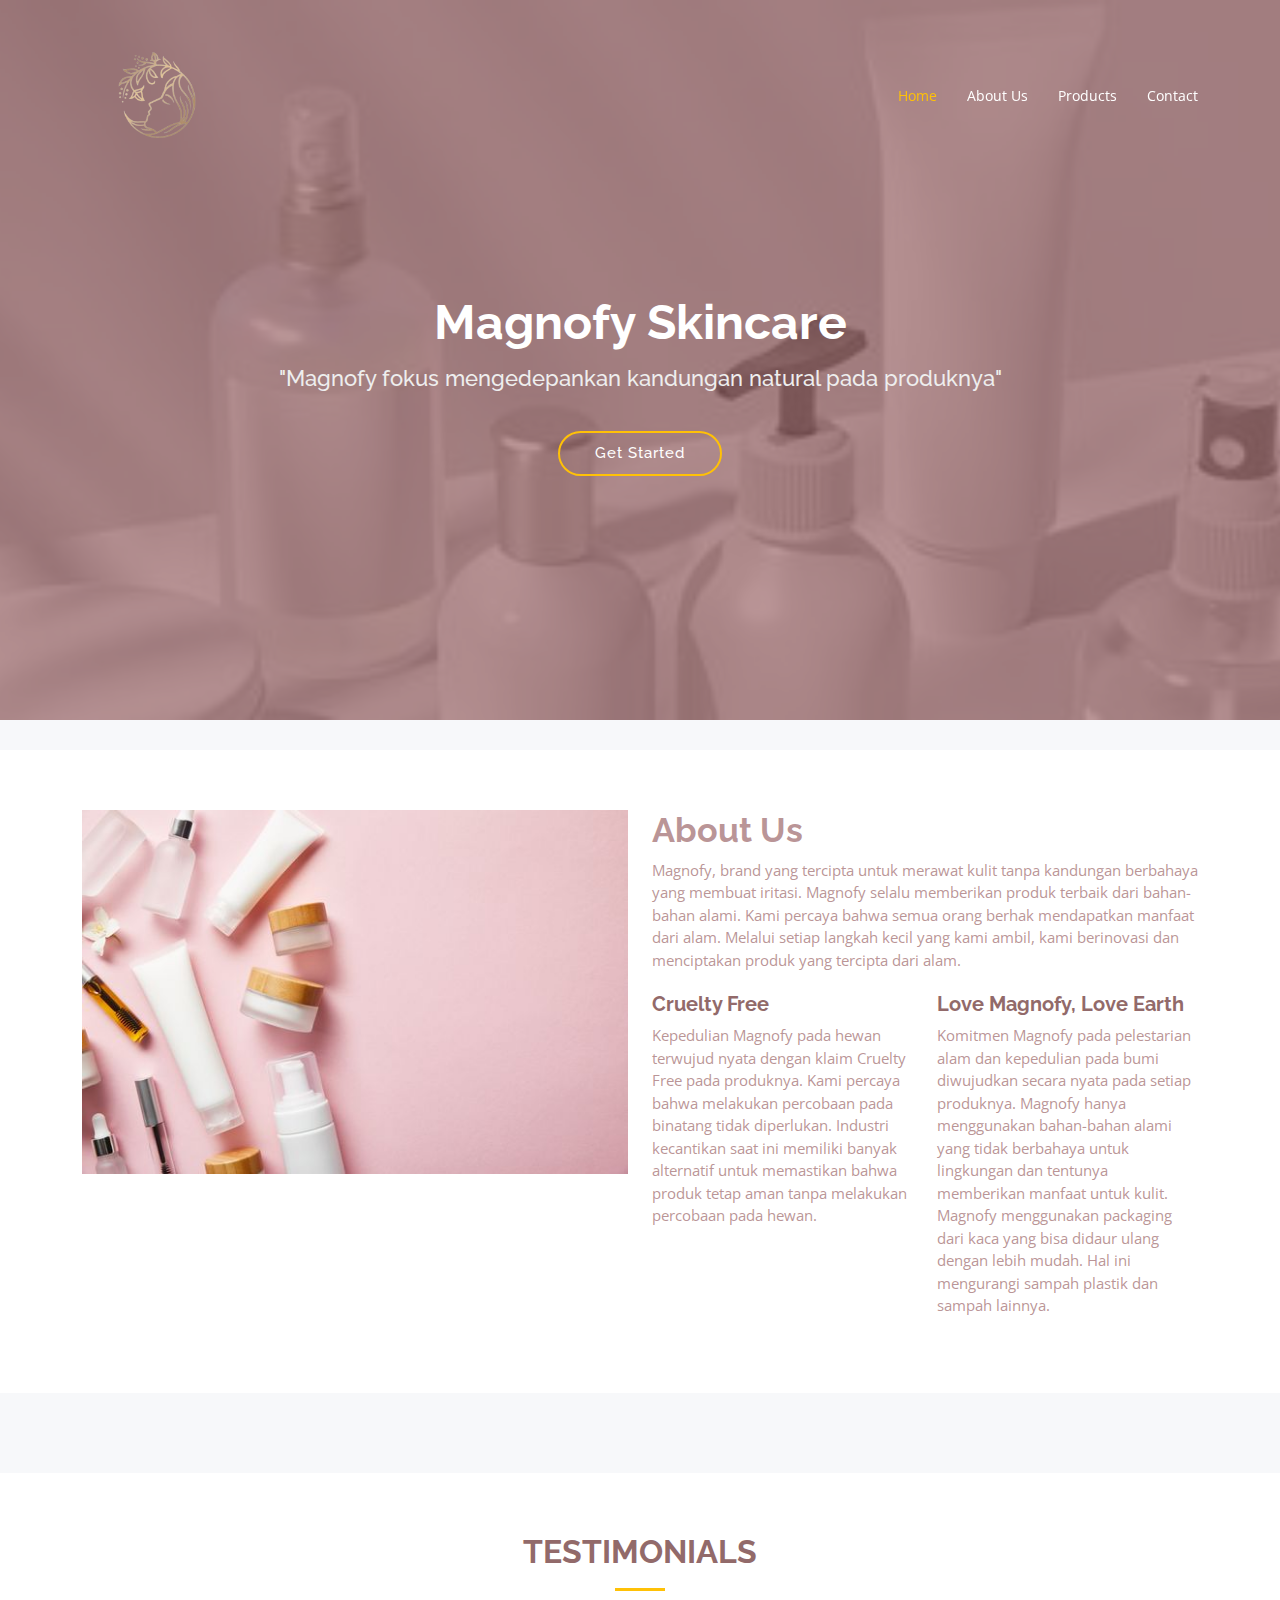
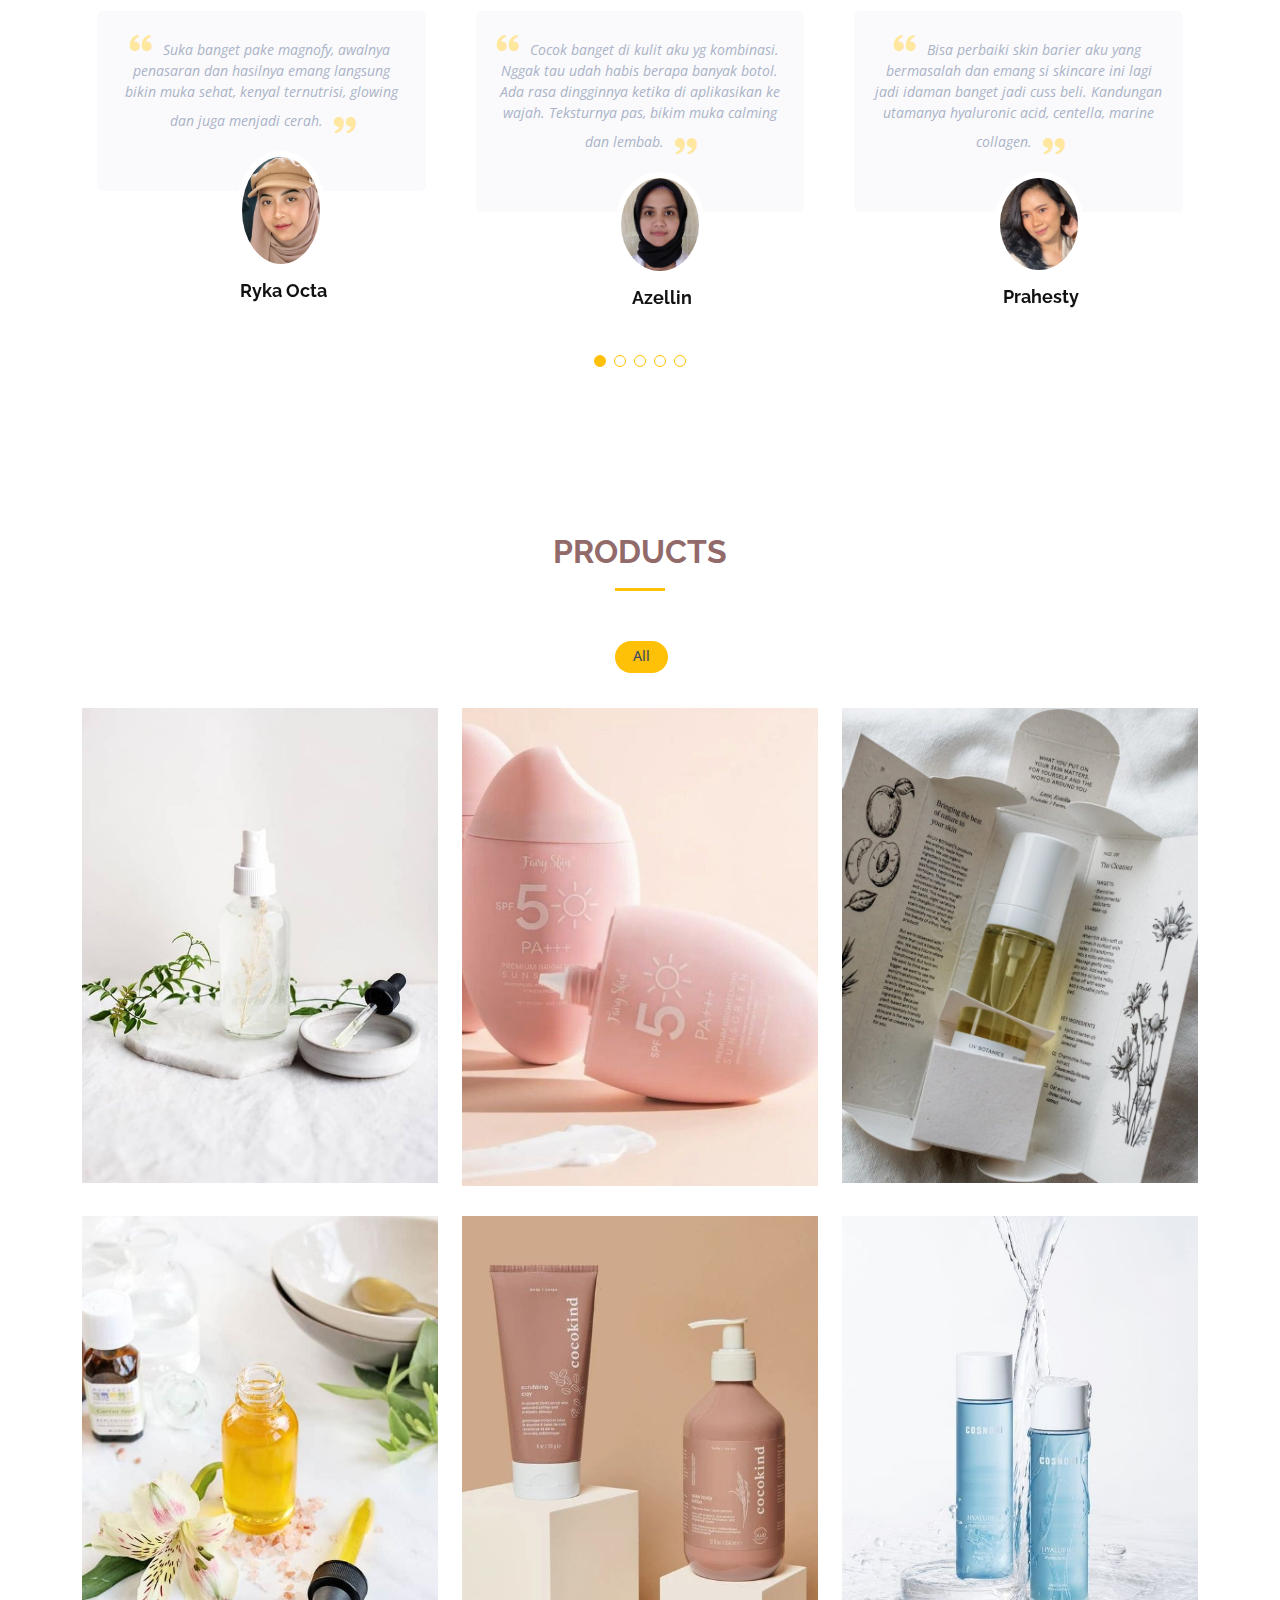
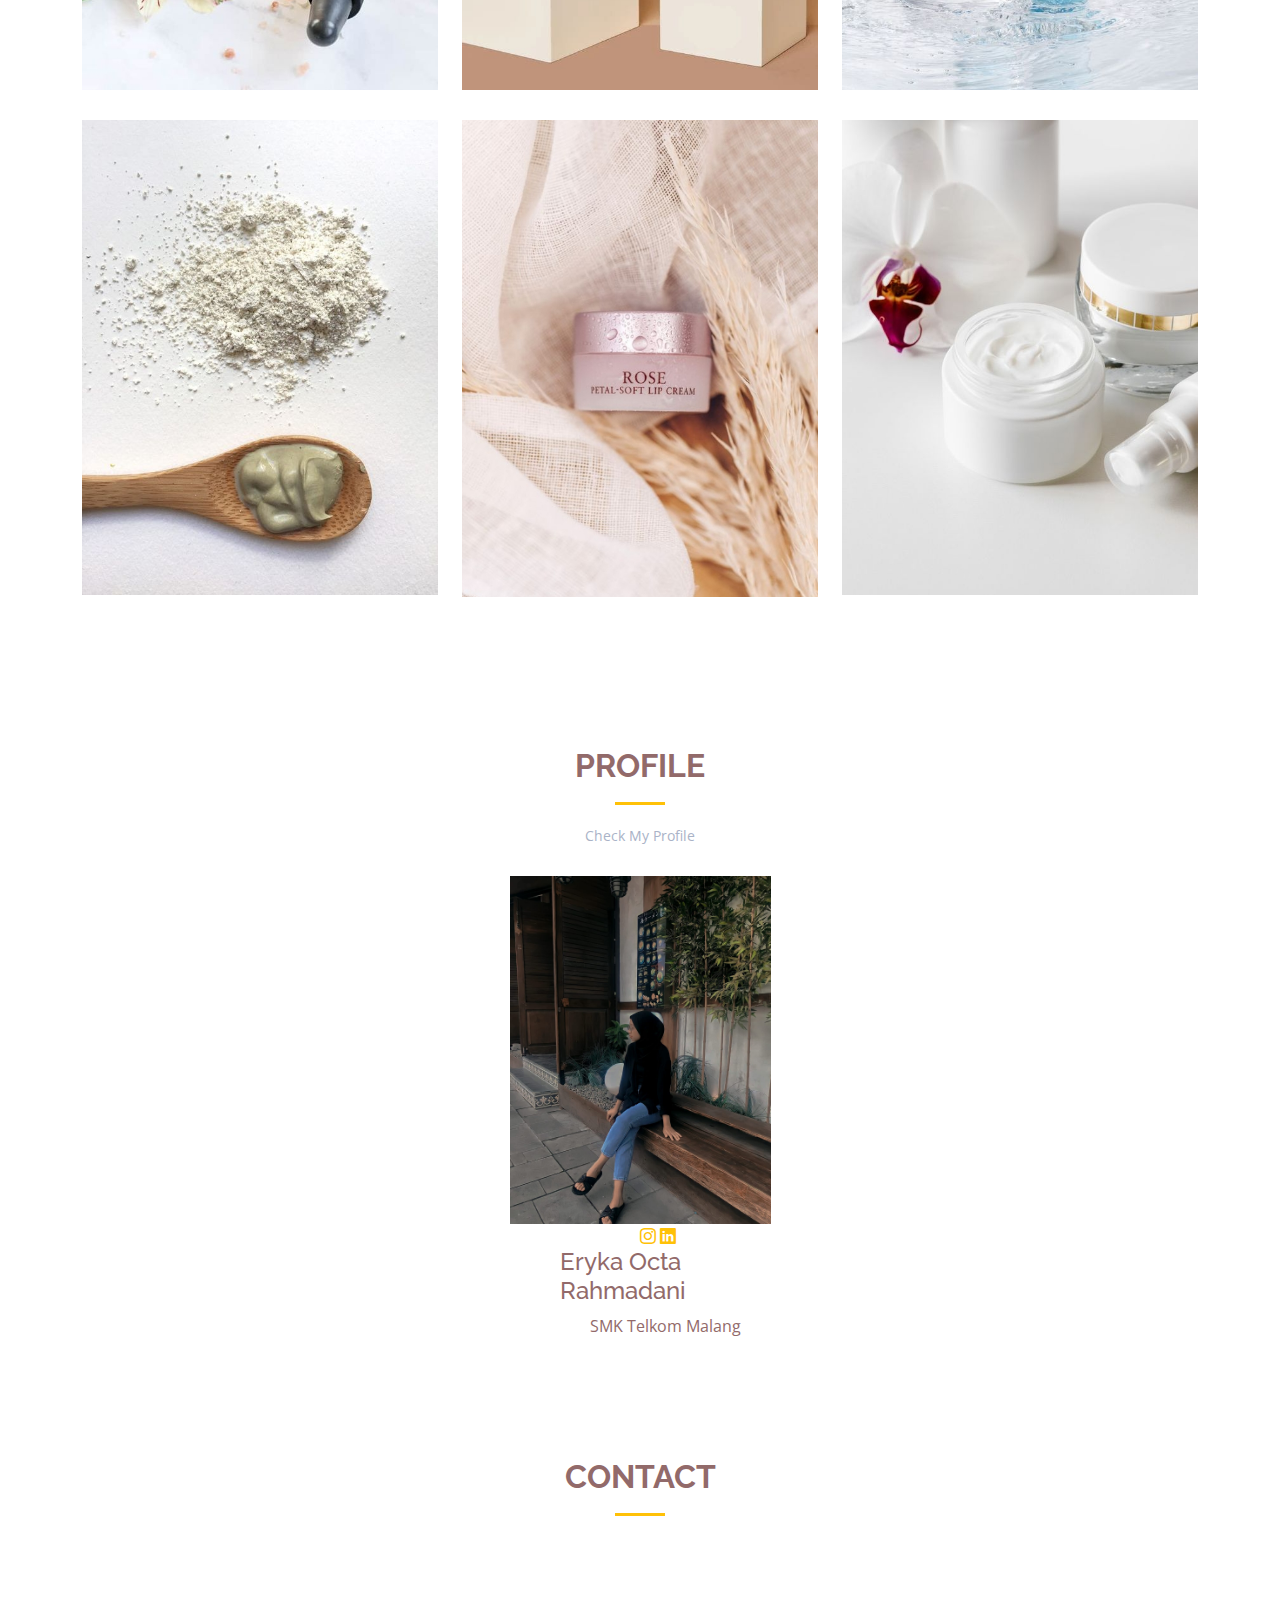
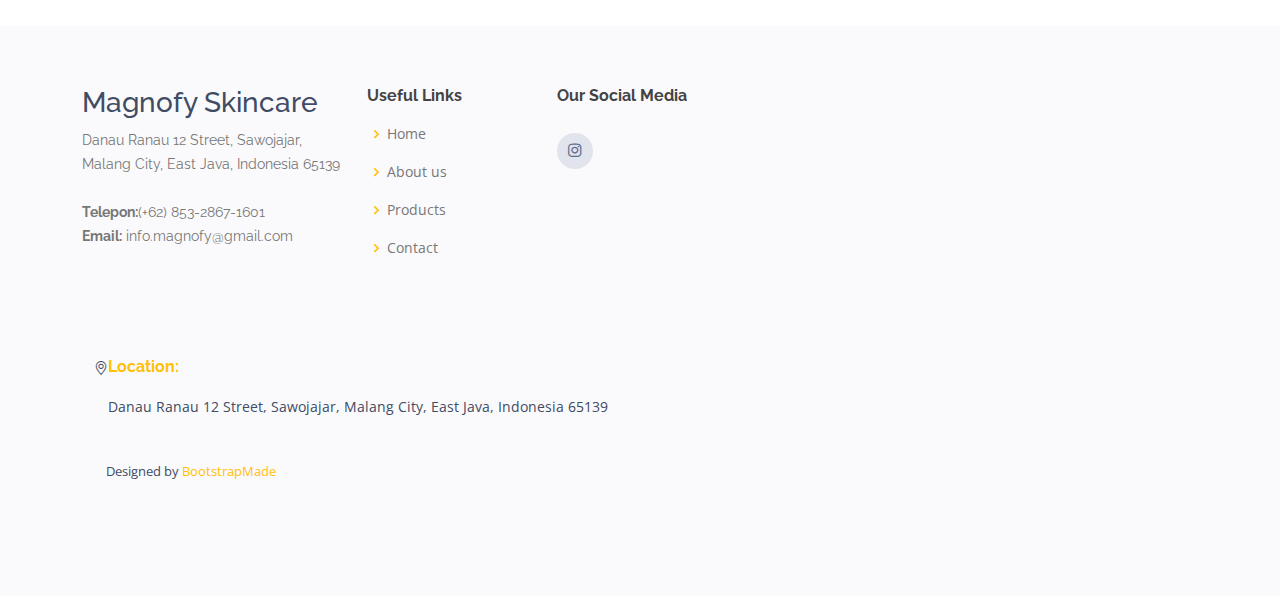
<file: index.html>
<!DOCTYPE html>
<html lang="en">

<head>
  <meta charset="utf-8">
  <meta content="width=device-width, initial-scale=1.0" name="viewport">

  <title>Magnofy</title>
  <meta content="" name="description">
  <meta content="" name="keywords">

  <!-- Favicons -->
  <link href="assets/img/logo.png" rel="icon">
  <link href="assets/img/apple-touch-icon.png" rel="apple-touch-icon">

  <!-- Google Fonts -->
  <link href="https://fonts.googleapis.com/css?family=Open+Sans:300,300i,400,400i,600,600i,700,700i|Raleway:300,300i,400,400i,500,500i,600,600i,700,700i|Poppins:300,300i,400,400i,500,500i,600,600i,700,700i" rel="stylesheet">

  <!-- Vendor CSS Files -->
  <link href="assets/vendor/bootstrap/css/bootstrap.min.css" rel="stylesheet">
  <link href="assets/vendor/bootstrap-icons/bootstrap-icons.css" rel="stylesheet">
  <link href="assets/vendor/boxicons/css/boxicons.min.css" rel="stylesheet">
  <link href="assets/vendor/glightbox/css/glightbox.min.css" rel="stylesheet">
  <link href="assets/vendor/swiper/swiper-bundle.min.css" rel="stylesheet">

  <!-- Template Main CSS File -->
  <link href="assets/css/style.css" rel="stylesheet">

  <!-- =======================================================
  * Template Name: Baker - v4.10.0
  * Template URL: https://bootstrapmade.com/baker-free-onepage-bootstrap-theme/
  * Author: BootstrapMade.com
  * License: https://bootstrapmade.com/license/
  ======================================================== -->
</head>

<body>

  <!-- ======= Header ======= -->
  <header id="header" class="fixed-top header-transparent">
    <div class="container d-flex align-items-center justify-content-between">
    
      <a href="index.html" class="logo d-flex align-items-center me-auto me-lg-0">
        <link href="assets/img/logo.png" rel="icon">
        <link href="assets/img/logo.png" rel="logo-icon">
        <!-- Uncomment the line below if you also wish to use an image logo -->
        <!-- <img src="assets/img/logo.png" alt=""> -->
        <img src="assets/img/logo.png" >
      <h1 class="logo"><a href="index.html"></a></h1>
      <!-- Uncomment below if you prefer to use an image logo -->
      <!-- <a href="index.html" class="logo"><img src="assets/img/logo.png" alt="" class="img-fluid"></a>-->

      <nav id="navbar" class="navbar">
        <ul>
          <li><a class="nav-link scrollto active" href="#hero">Home</a></li>
          <li><a class="nav-link scrollto" href="#about">About Us</a></li>
          <li><a class="nav-link scrollto " href="#portfolio">Products</a></li>
          <li><a class="nav-link scrollto" href="#contact">Contact</a></li>
        </ul>
        <i class="bi bi-list mobile-nav-toggle"></i>
      </nav><!-- .navbar -->

    </div>
  </header><!-- End Header -->

  <!-- ======= Hero Section ======= -->
  <section id="hero" class="d-flex align-items-center justify-content-center">
    <div class="container position-relative">
      <h1>Magnofy Skincare</h1>
      <h2>"Magnofy fokus mengedepankan kandungan natural pada produknya"</h2>
      <a href="#about" class="btn-get-started scrollto">Get Started</a>
    </div>
  </section><!-- End Hero -->

  <main id="main">

    <!-- ======= Clients Section ======= -->
    <section id="clients" class="clients section-bg">
      <div class="container">

       

      </div>
    </section><!-- End Clients Section -->

    <!-- ======= About Section ======= -->
    <section id="about" class="about">
      <div class="container">

        <div class="row">
          <div class="col-lg-6">
            <img src="assets/img/about.jpg" class="img-fluid" alt="">
          </div>
          <div class="col-lg-6 pt-4 pt-lg-0">
            <h3>About Us</h3>
            <p>
              Magnofy, brand yang tercipta untuk merawat kulit tanpa kandungan berbahaya yang membuat iritasi. Magnofy selalu memberikan produk terbaik dari bahan-bahan alami. Kami percaya bahwa semua orang berhak mendapatkan manfaat dari alam. Melalui setiap langkah kecil yang kami ambil, kami berinovasi dan menciptakan produk yang tercipta dari alam.
            </p>
            <div class="row">
              <div class="col-md-6">
               
                <h4>Cruelty Free</h4>
                <p>Kepedulian Magnofy pada hewan terwujud nyata dengan klaim Cruelty Free pada produknya. Kami percaya bahwa melakukan percobaan pada binatang tidak diperlukan. Industri kecantikan saat ini memiliki banyak alternatif untuk memastikan bahwa produk tetap aman tanpa melakukan percobaan pada hewan.</p>
              </div>
              <div class="col-md-6">
                
                <h4>Love Magnofy, Love Earth</h4>
                <p>Komitmen Magnofy pada pelestarian alam dan kepedulian pada bumi diwujudkan secara nyata pada setiap produknya. Magnofy hanya menggunakan bahan-bahan alami yang tidak berbahaya untuk lingkungan dan tentunya memberikan manfaat untuk kulit. Magnofy menggunakan packaging dari kaca yang bisa didaur ulang dengan lebih mudah. Hal ini mengurangi sampah plastik dan sampah lainnya.</p>
              </div>
            </div>
          </div>
        </div>

      </div>
    </section><!-- End About Section -->

    <!-- ======= Counts Section ======= -->
    <section id="counts" class="counts section-bg">
      <div class="container">

        <div class="row counters">

        </div>

      </div>
    </section><!-- End Counts Section -->
 <!-- ======= Testimonials Section ======= -->
 <section id="testimonials" class="testimonials">
  <div class="container">

    <div class="section-title">
      <h2>Testimonials</h2>
      
    <div class="testimonials-slider swiper" data-aos="fade-up" data-aos-delay="100">
      <div class="swiper-wrapper">

        <div class="swiper-slide">
          <div class="testimonial-item">
            <p>
              <i class="bx bxs-quote-alt-left quote-icon-left"></i>
              Suka banget pake magnofy, awalnya penasaran dan hasilnya emang langsung bikin muka sehat, kenyal ternutrisi, glowing dan juga menjadi cerah.
              <i class="bx bxs-quote-alt-right quote-icon-right"></i>
            </p>
            <img src="assets/img/testimonials/testi1.jfif" class="testimonial-img" alt="">
            <h3>Ryka Octa</h3>
             </div>
        </div><!-- End testimonial item -->

        <div class="swiper-slide">
          <div class="testimonial-item">
            <p>
              <i class="bx bxs-quote-alt-left quote-icon-left"></i>
              Cocok banget di kulit aku yg kombinasi. Nggak tau udah habis berapa banyak botol. Ada rasa dingginnya ketika di aplikasikan ke wajah. Teksturnya pas, bikim muka calming dan lembab.
              <i class="bx bxs-quote-alt-right quote-icon-right"></i>
            </p>
            <img src="assets/img/testimonials/testi2.jfif" class="testimonial-img" alt="">
            <h3>Azellin</h3>
          </div>
        </div><!-- End testimonial item -->

        <div class="swiper-slide">
          <div class="testimonial-item">
            <p>
              <i class="bx bxs-quote-alt-left quote-icon-left"></i>
              Bisa perbaiki skin barier aku yang bermasalah dan emang si skincare ini lagi jadi idaman banget jadi cuss beli. Kandungan utamanya hyaluronic acid, centella, marine collagen.
              <i class="bx bxs-quote-alt-right quote-icon-right"></i>
            </p>
            <img src="assets/img/testimonials/testi3.jfif" class="testimonial-img" alt="">
            <h3>Prahesty</h3>
          </div>
        </div><!-- End testimonial item -->

        <div class="swiper-slide">
          <div class="testimonial-item">
            <p>
              <i class="bx bxs-quote-alt-left quote-icon-left"></i>
              Gatau lagi produk ini menurut aku ajaib banget buat kalian yang punya skin type yang lagi rewel, sensitif banget, dan kemerahan, aku sangat rekomen produk ini buat kalian yang mau recovery kulit kalian yang lagi sensitif.
              <i class="bx bxs-quote-alt-right quote-icon-right"></i>
            </p>
            <img src="assets/img/testimonials/testi4.jfif" class="testimonial-img" alt="">
            <h3>Adindesyah</h3>
          </div>
        </div><!-- End testimonial item -->

        <div class="swiper-slide">
          <div class="testimonial-item">
            <p>
              <i class="bx bxs-quote-alt-left quote-icon-left"></i>
              Semua produk magnofy emang keren, packaging nya aman banget dan lucu, formula di dalam skincare nya ngebantu muka aku jadi lebih sehat daripada sebelumnya, keren banget sih magnofy.
              <i class="bx bxs-quote-alt-right quote-icon-right"></i>
            </p>
            <img src="assets/img/testimonials/testi5.jfif" class="testimonial-img" alt="">
            <h3>Sinrany</h3>
          </div>
        </div><!-- End testimonial item -->

      </div>
      <div class="swiper-pagination"></div>
    </div>

  </div>
</section><!-- End Testimonials Section -->
    <!-- ======= Portfolio Section ======= -->
    <section id="portfolio" class="portfolio">
      <div class="container">

        <div class="section-title">
          <h2>Products</h2>
          
        </div>

        <div class="row">
          <div class="col-lg-12 d-flex justify-content-center">
            <ul id="portfolio-flters">
              <li data-filter="*" class="filter-active">All</li>
      
            </ul>
          </div>
        </div>

        <div class="row portfolio-container">

          <div class="col-lg-4 col-md-6 portfolio-item filter-app">
            <img src="assets/img/portfolio/facemish.jfif" class="img-fluid" alt="">
            <div class="portfolio-info">
              <h4>Magnofy Facial Spray</h4>
              <p>Rp35.000</p>
              
              <a href="portfolio-details1.html" data-gallery="portfolioDetailsGallery" data-glightbox="type: external" class="portfolio-details-lightbox details-link" title="Portfolio Details"><i class="bx bx-link"></i></a>
            </div>
          </div>

          <div class="col-lg-4 col-md-6 portfolio-item filter-web">
            <img src="assets/img/portfolio/sunscreen.jfif" class="img-fluid" alt="">
            <div class="portfolio-info">
              <h4>Magnofy Sunscreen SPF 50 PA+++</h4>
              <p>Rp57.000</p>
              
              <a href="portfolio-details2.html" data-gallery="portfolioDetailsGallery" data-glightbox="type: external" class="portfolio-details-lightbox details-link" title="Portfolio Details"><i class="bx bx-link"></i></a>
            </div>
          </div>

          <div class="col-lg-4 col-md-6 portfolio-item filter-app">
            <img src="assets/img/portfolio/toner.jfif" class="img-fluid" alt="">
            <div class="portfolio-info">
              <h4>Magnofy Hydrating Toner</h4>
              <p>Rp46.000</p>
              
              <a href="portfolio-details3.html" data-gallery="portfolioDetailsGallery" data-glightbox="type: external" class="portfolio-details-lightbox details-link" title="Portfolio Details"><i class="bx bx-link"></i></a>
            </div>
          </div>

          <div class="col-lg-4 col-md-6 portfolio-item filter-card">
            <img src="assets/img/portfolio/serum.jfif" class="img-fluid" alt="">
            <div class="portfolio-info">
              <h4>Magnofy Brightening Serum</h4>
              <p>Rp.75.000</p>
              
              <a href="portfolio-details4.html" data-gallery="portfolioDetailsGallery" data-glightbox="type: external" class="portfolio-details-lightbox details-link" title="Portfolio Details"><i class="bx bx-link"></i></a>
            </div>
          </div>

          <div class="col-lg-4 col-md-6 portfolio-item filter-web">
            <img src="assets/img/portfolio/bodyserum.jfif" class="img-fluid" alt="">
            <div class="portfolio-info">
              <h4>Magnofy Body Serum</h4>
              <p>Rp69.000</p>
              
              <a href="portfolio-details5.html" data-gallery="portfolioDetailsGallery" data-glightbox="type: external" class="portfolio-details-lightbox details-link" title="Portfolio Details"><i class="bx bx-link"></i></a>
            </div>
          </div>

          <div class="col-lg-4 col-md-6 portfolio-item filter-app">
            <img src="assets/img/portfolio/facewash.jfif" class="img-fluid" alt="">
            <div class="portfolio-info">
              <h4>Magnofy Facial Wash</h4>
              <p>Rp45.000</p>
              
              <a href="portfolio-details6.html" data-gallery="portfolioDetailsGallery" data-glightbox="type: external" class="portfolio-details-lightbox details-link" title="Portfolio Details"><i class="bx bx-link"></i></a>
            </div>
          </div>

          <div class="col-lg-4 col-md-6 portfolio-item filter-card">
            <img src="assets/img/portfolio/masker.jfif" class="img-fluid" alt="">
            <div class="portfolio-info">
              <h4>Magnofy Green Tea Clay Mask</h4>
              <p>Rp38.000</p>
              
              <a href="portfolio-details7.html" data-gallery="portfolioDetailsGallery" data-glightbox="type: external" class="portfolio-details-lightbox details-link" title="Portfolio Details"><i class="bx bx-link"></i></a>
            </div>
          </div>

          <div class="col-lg-4 col-md-6 portfolio-item filter-card">
            <img src="assets/img/portfolio/lipserum.jfif" class="img-fluid" alt="">
            <div class="portfolio-info">
              <h4>Magnofy Soft Lip Balm</h4>
              <p>Rp42.000</p>
              
              <a href="portfolio-details8.html" data-gallery="portfolioDetailsGallery" data-glightbox="type: external" class="portfolio-details-lightbox details-link" title="Portfolio Details"><i class="bx bx-link"></i></a>
            </div>
          </div>

          <div class="col-lg-4 col-md-6 portfolio-item filter-web">
            <img src="assets/img/portfolio/moist.jfif" class="img-fluid" alt="">
            <div class="portfolio-info">
              <h4>Magnofy Moisturizer Cream</h4>
              <p>Rp78.000</p>
              
              <a href="portfolio-details9.html" data-gallery="portfolioDetailsGallery" data-glightbox="type: external" class="portfolio-details-lightbox details-link" title="Portfolio Details"><i class="bx bx-link"></i></a>
            </div>
          </div>

        </div>

      </div>
    </section><!-- End Portfolio Section -->

    <!--======Profile======-->
  <section id="profile" class="profile">
    <div class="container" data-aos="fade-up">

      <div class="section-title">
      <h2>Profile</h2>
      <p>Check My Profile</p>
      </div>

      <div class="row gy-4 d-flex justify-content-center">

        <div class="col-lg-3 col-md-6 d-flex align-items-stretch">
          <div class="member" data-aos="fade-up" data-aos-delay="100">
            <div class="member-img">
              <img src="assets/img/eryka.jpeg" class="img-fluid" alt="">
              <div class="social" style="margin-left: 130px;">
                <a href="https://instagram.com/rykaoct_?igshid=YmMyMTA2M2Y="><i class="bi bi-instagram"></i></a>
                <a href="https://www.linkedin.com/in/octaeryka-252420261"><i class="bi bi-linkedin"></i></a>
              </div>
            </div>
            <div class="member-info">
            <div style="margin-left: 50px">
              <h4>Eryka Octa Rahmadani</h4>
            </div>
            <div style="margin-left: 80px;">
              <span>SMK Telkom Malang</span>
            </div>
          </div>
        </div>
      </div>  
    </section>


    <!-- ======= Contact Section ======= -->
    <section id="contact" class="contact">
      <div class="container">

        <div class="section-title">
          <h2>Contact</h2>
        </div>

        
    </section><!-- End Contact Section -->

  </main><!-- End #main -->
  
  <!-- ======= Footer ======= -->
  <footer id="footer">

    <div class="footer-top">
      <div class="container">
        <div class="row">

          <div class="col-lg-3 col-md-6 footer-contact">
            <h3>Magnofy Skincare</h3>
            <p>
              Danau Ranau 12 Street, Sawojajar, Malang City, East Java, Indonesia 65139 <br><br>
              <strong>Telepon:</strong>(+62) 853-2867-1601 <br>
              <strong>Email:</strong> info.magnofy@gmail.com<br>
            </p>
          </div>

          <div class="col-lg-2 col-md-6 footer-links">
            <h4>Useful Links</h4>
            <ul>
              <li><i class="bx bx-chevron-right"></i> <a href="#hero">Home</a></li>
              <li><i class="bx bx-chevron-right"></i> <a href="#about">About us</a></li>
              <li><i class="bx bx-chevron-right"></i> <a href="#portfolio">Products</a></li>
              <li><i class="bx bx-chevron-right"></i> <a href="#contact">Contact</a></li>
            </ul>
          </div>
          
          <div class="col-lg-2 col-md-6 footer-links">
            <h4>Our Social Media</h4>
            <div class="social-links mt-3">
              <a href="https://instagram.com/magnofyskin_?igshid=ZDdkNTZiNTM=" class="instagram"><i class="bx bxl-instagram"></i></a>
            </div>
          </div>
          <section id="contact" class="contact">
            <div class="container position-relative" data-aos="fade-up">
      
              <div class="row gy-4 d-flex justify-content-end">
      
                <div class="col-lg-12" data-aos="fade-up" data-aos-delay="100">
      
                  <div class="info-item d-flex">
                    <i class="bi bi-geo-alt flex-shrink-0"></i>
                    <div>
                      <h4><a href="https://goo.gl/maps/CEcU4SD2dpnGFHib9">Location: </a></h4>
                      <p>Danau Ranau 12 Street, Sawojajar, Malang City, East Java, Indonesia 65139 </p>
                    </div>
                  </div>
    <div class="container d-md-flex py-4">

      <div class="me-md-auto text-center text-md-start">
        <div class="credits">
          <!-- All the links in the footer should remain intact. -->
          <!-- You can delete the links only if you purchased the pro version. -->
          <!-- Licensing information: https://bootstrapmade.com/license/ -->
          <!-- Purchase the pro version with working PHP/AJAX contact form: https://bootstrapmade.com/baker-free-onepage-bootstrap-theme/ -->
          Designed by <a href="https://bootstrapmade.com/baker-free-onepage-bootstrap-theme/">BootstrapMade</a>
        </div>
      
    </div>
  </footer><!-- End Footer -->

  <a href="#" class="back-to-top d-flex align-items-center justify-content-center"><i class="bi bi-arrow-up-short"></i></a>

  <!-- Vendor JS Files -->
  <script src="assets/vendor/purecounter/purecounter_vanilla.js"></script>
  <script src="assets/vendor/bootstrap/js/bootstrap.bundle.min.js"></script>
  <script src="assets/vendor/glightbox/js/glightbox.min.js"></script>
  <script src="assets/vendor/isotope-layout/isotope.pkgd.min.js"></script>
  <script src="assets/vendor/swiper/swiper-bundle.min.js"></script>
  <script src="assets/vendor/php-email-form/validate.js"></script>

  <!-- Template Main JS File -->
  <script src="assets/js/main.js"></script>

</body>

</html>
</file>
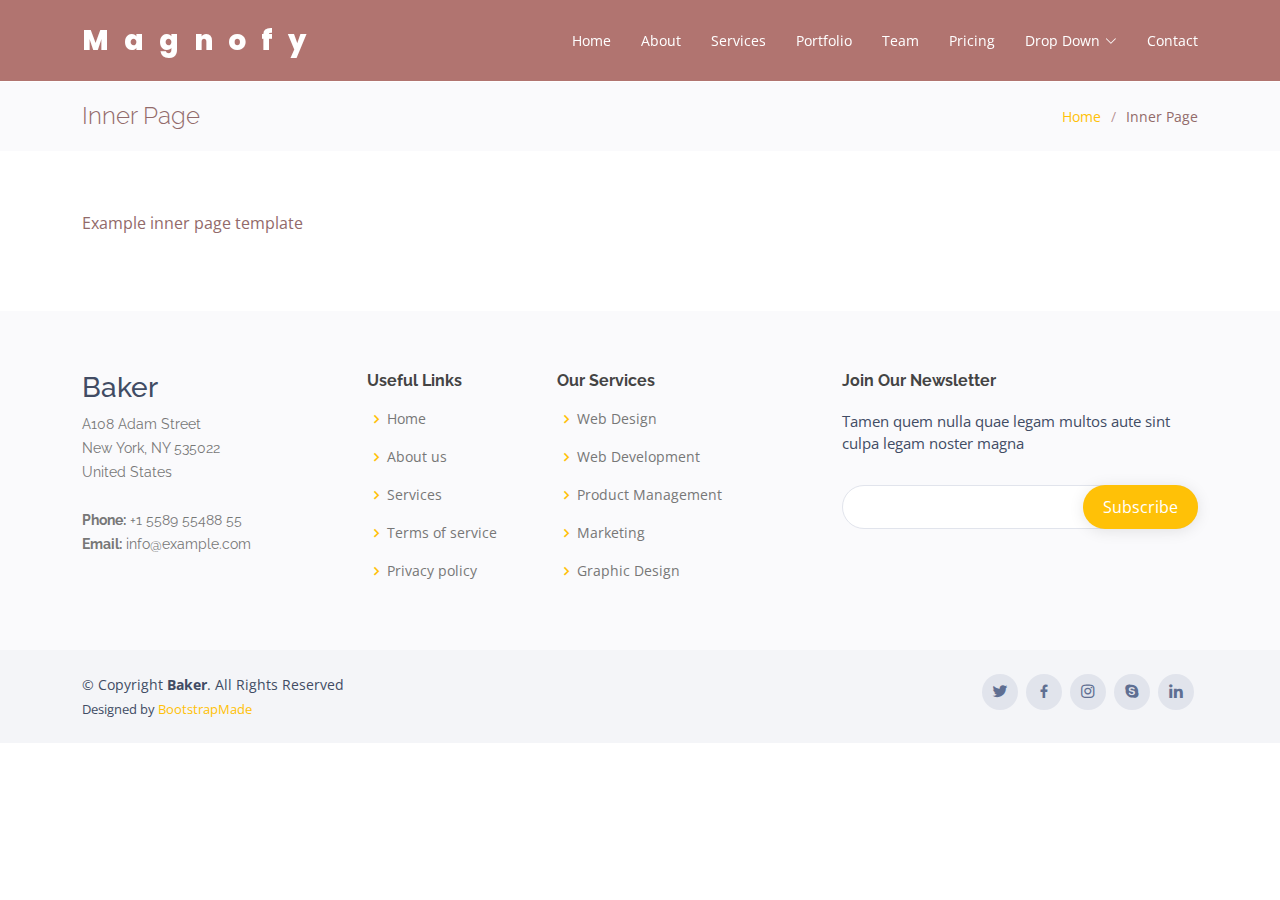
<file: inner-page.html>
<!DOCTYPE html>
<html lang="en">

<head>
  <meta charset="utf-8">
  <meta content="width=device-width, initial-scale=1.0" name="viewport">

  <title>Inner Page - Magnofy</title>
  <meta content="" name="description">
  <meta content="" name="keywords">

  <!-- Favicons -->
  <link href="assets/img/logo.png" rel="logo">
  <link href="assets/img/logo.png" rel="logo">

  <!-- Google Fonts -->
  <link href="https://fonts.googleapis.com/css?family=Open+Sans:300,300i,400,400i,600,600i,700,700i|Raleway:300,300i,400,400i,500,500i,600,600i,700,700i|Poppins:300,300i,400,400i,500,500i,600,600i,700,700i" rel="stylesheet">

  <!-- Vendor CSS Files -->
  <link href="assets/vendor/bootstrap/css/bootstrap.min.css" rel="stylesheet">
  <link href="assets/vendor/bootstrap-icons/bootstrap-icons.css" rel="stylesheet">
  <link href="assets/vendor/boxicons/css/boxicons.min.css" rel="stylesheet">
  <link href="assets/vendor/glightbox/css/glightbox.min.css" rel="stylesheet">
  <link href="assets/vendor/swiper/swiper-bundle.min.css" rel="stylesheet">

  <!-- Template Main CSS File -->
  <link href="assets/css/style.css" rel="stylesheet">

  <!-- =======================================================
  * Template Name: Baker - v4.10.0
  * Template URL: https://bootstrapmade.com/baker-free-onepage-bootstrap-theme/
  * Author: BootstrapMade.com
  * License: https://bootstrapmade.com/license/
  ======================================================== -->
</head>

<body>

  <!-- ======= Header ======= -->
  <header id="header" class="fixed-top ">
    <div class="container d-flex align-items-center justify-content-between">

      <h1 class="logo"><a href="index.html">Magnofy</a></h1>
      <!-- Uncomment below if you prefer to use an image logo -->
      <!-- <a href="index.html" class="logo"><img src="assets/img/logo.png" alt="" class="img-fluid"></a>-->

      <nav id="navbar" class="navbar">
        <ul>
          <li><a class="nav-link scrollto " href="#hero">Home</a></li>
          <li><a class="nav-link scrollto" href="#about">About</a></li>
          <li><a class="nav-link scrollto" href="#services">Services</a></li>
          <li><a class="nav-link scrollto " href="#portfolio">Portfolio</a></li>
          <li><a class="nav-link scrollto" href="#team">Team</a></li>
          <li><a class="nav-link scrollto" href="#pricing">Pricing</a></li>
          <li class="dropdown"><a href="#"><span>Drop Down</span> <i class="bi bi-chevron-down"></i></a>
            <ul>
              <li><a href="#">Drop Down 1</a></li>
              <li class="dropdown"><a href="#"><span>Deep Drop Down</span> <i class="bi bi-chevron-right"></i></a>
                <ul>
                  <li><a href="#">Deep Drop Down 1</a></li>
                  <li><a href="#">Deep Drop Down 2</a></li>
                  <li><a href="#">Deep Drop Down 3</a></li>
                  <li><a href="#">Deep Drop Down 4</a></li>
                  <li><a href="#">Deep Drop Down 5</a></li>
                </ul>
              </li>
              <li><a href="#">Drop Down 2</a></li>
              <li><a href="#">Drop Down 3</a></li>
              <li><a href="#">Drop Down 4</a></li>
            </ul>
          </li>
          <li><a class="nav-link scrollto" href="#contact">Contact</a></li>
        </ul>
        <i class="bi bi-list mobile-nav-toggle"></i>
      </nav><!-- .navbar -->

    </div>
  </header><!-- End Header -->

  <main id="main">

    <!-- ======= Breadcrumbs ======= -->
    <section class="breadcrumbs">
      <div class="container">

        <div class="d-flex justify-content-between align-items-center">
          <h2>Inner Page</h2>
          <ol>
            <li><a href="index.html">Home</a></li>
            <li>Inner Page</li>
          </ol>
        </div>

      </div>
    </section><!-- End Breadcrumbs -->

    <section class="inner-page">
      <div class="container">
        <p>
          Example inner page template
        </p>
      </div>
    </section>

  </main><!-- End #main -->

  <!-- ======= Footer ======= -->
  <footer id="footer">

    <div class="footer-top">
      <div class="container">
        <div class="row">

          <div class="col-lg-3 col-md-6 footer-contact">
            <h3>Baker</h3>
            <p>
              A108 Adam Street <br>
              New York, NY 535022<br>
              United States <br><br>
              <strong>Phone:</strong> +1 5589 55488 55<br>
              <strong>Email:</strong> info@example.com<br>
            </p>
          </div>

          <div class="col-lg-2 col-md-6 footer-links">
            <h4>Useful Links</h4>
            <ul>
              <li><i class="bx bx-chevron-right"></i> <a href="#">Home</a></li>
              <li><i class="bx bx-chevron-right"></i> <a href="#">About us</a></li>
              <li><i class="bx bx-chevron-right"></i> <a href="#">Services</a></li>
              <li><i class="bx bx-chevron-right"></i> <a href="#">Terms of service</a></li>
              <li><i class="bx bx-chevron-right"></i> <a href="#">Privacy policy</a></li>
            </ul>
          </div>

          <div class="col-lg-3 col-md-6 footer-links">
            <h4>Our Services</h4>
            <ul>
              <li><i class="bx bx-chevron-right"></i> <a href="#">Web Design</a></li>
              <li><i class="bx bx-chevron-right"></i> <a href="#">Web Development</a></li>
              <li><i class="bx bx-chevron-right"></i> <a href="#">Product Management</a></li>
              <li><i class="bx bx-chevron-right"></i> <a href="#">Marketing</a></li>
              <li><i class="bx bx-chevron-right"></i> <a href="#">Graphic Design</a></li>
            </ul>
          </div>

          <div class="col-lg-4 col-md-6 footer-newsletter">
            <h4>Join Our Newsletter</h4>
            <p>Tamen quem nulla quae legam multos aute sint culpa legam noster magna</p>
            <form action="" method="post">
              <input type="email" name="email"><input type="submit" value="Subscribe">
            </form>
          </div>

        </div>
      </div>
    </div>

    <div class="container d-md-flex py-4">

      <div class="me-md-auto text-center text-md-start">
        <div class="copyright">
          &copy; Copyright <strong><span>Baker</span></strong>. All Rights Reserved
        </div>
        <div class="credits">
          <!-- All the links in the footer should remain intact. -->
          <!-- You can delete the links only if you purchased the pro version. -->
          <!-- Licensing information: https://bootstrapmade.com/license/ -->
          <!-- Purchase the pro version with working PHP/AJAX contact form: https://bootstrapmade.com/baker-free-onepage-bootstrap-theme/ -->
          Designed by <a href="https://bootstrapmade.com/">BootstrapMade</a>
        </div>
      </div>
      <div class="social-links text-center text-md-right pt-3 pt-md-0">
        <a href="#" class="twitter"><i class="bx bxl-twitter"></i></a>
        <a href="#" class="facebook"><i class="bx bxl-facebook"></i></a>
        <a href="#" class="instagram"><i class="bx bxl-instagram"></i></a>
        <a href="#" class="google-plus"><i class="bx bxl-skype"></i></a>
        <a href="#" class="linkedin"><i class="bx bxl-linkedin"></i></a>
      </div>
    </div>
  </footer><!-- End Footer -->

  <a href="#" class="back-to-top d-flex align-items-center justify-content-center"><i class="bi bi-arrow-up-short"></i></a>

  <!-- Vendor JS Files -->
  <script src="assets/vendor/purecounter/purecounter_vanilla.js"></script>
  <script src="assets/vendor/bootstrap/js/bootstrap.bundle.min.js"></script>
  <script src="assets/vendor/glightbox/js/glightbox.min.js"></script>
  <script src="assets/vendor/isotope-layout/isotope.pkgd.min.js"></script>
  <script src="assets/vendor/swiper/swiper-bundle.min.js"></script>
  <script src="assets/vendor/php-email-form/validate.js"></script>

  <!-- Template Main JS File -->
  <script src="assets/js/main.js"></script>

</body>

</html>
</file>
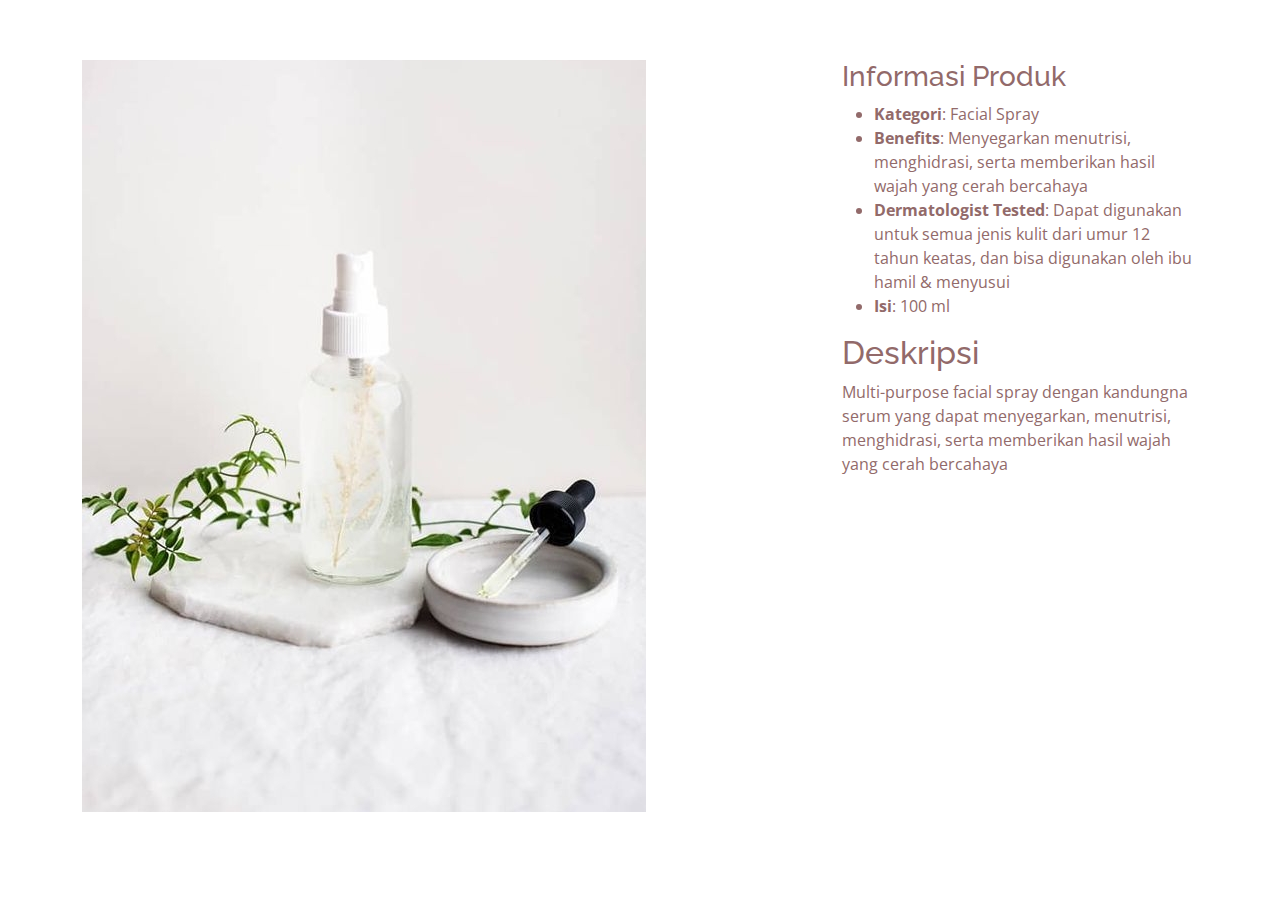
<file: portfolio-details1.html>
<!DOCTYPE html>
<html lang="en">

<head>
  <meta charset="utf-8">
  <meta content="width=device-width, initial-scale=1.0" name="viewport">

  <title>Portfolio Details - Baker Bootstrap Template</title>
  <meta content="" name="description">
  <meta content="" name="keywords">

  <!-- Favicons -->
  <link href="assets/img/logo.png" rel="icon">
  <link href="assets/img/logo.png" rel="apple-touch-icon">

  <!-- Google Fonts -->
  <link href="https://fonts.googleapis.com/css?family=Open+Sans:300,300i,400,400i,600,600i,700,700i|Raleway:300,300i,400,400i,500,500i,600,600i,700,700i|Poppins:300,300i,400,400i,500,500i,600,600i,700,700i" rel="stylesheet">

  <!-- Vendor CSS Files -->
  <link href="assets/vendor/bootstrap/css/bootstrap.min.css" rel="stylesheet">
  <link href="assets/vendor/bootstrap-icons/bootstrap-icons.css" rel="stylesheet">
  <link href="assets/vendor/boxicons/css/boxicons.min.css" rel="stylesheet">
  <link href="assets/vendor/glightbox/css/glightbox.min.css" rel="stylesheet">
  <link href="assets/vendor/swiper/swiper-bundle.min.css" rel="stylesheet">

  <!-- Template Main CSS File -->
  <link href="assets/css/style.css" rel="stylesheet">

  <!-- =======================================================
  * Template Name: Baker - v4.10.0
  * Template URL: https://bootstrapmade.com/baker-free-onepage-bootstrap-theme/
  * Author: BootstrapMade.com
  * License: https://bootstrapmade.com/license/
  ======================================================== -->
</head>

<body>

  <main id="main">

    <!-- ======= Portfolio Details Section ======= -->
    <section id="portfolio-details1" class="portfolio-details1">
      <div class="container">

        <div class="row gy-4">

          <div class="col-lg-8">
              <div class="swiper-wrapper align-items-center">

                <div class="swiper-slide">
                  <img src="assets/img/portfolio/facemish.jfif" alt="">
                </div>
              <div class="swiper-pagination"></div>
            </div>
          </div>

          <div class="col-lg-4">
            <div class="portfolio-info">
              <h3>Informasi Produk</h3>
              <ul>
                <li><strong>Kategori</strong>: Facial Spray</li>
                <li><strong>Benefits</strong>: Menyegarkan menutrisi, menghidrasi, serta memberikan hasil wajah yang cerah bercahaya</li>
                <li><strong>Dermatologist Tested</strong>: Dapat digunakan untuk semua jenis kulit dari umur 12 tahun keatas, dan bisa digunakan oleh ibu hamil & menyusui</li>
                <li><strong>Isi</strong>: 100 ml</li>
              </ul>
            </div>
            <div class="portfolio-description">
              <h2>Deskripsi</h2>
              <p>
                Multi-purpose facial spray dengan kandungna serum yang dapat menyegarkan, menutrisi, menghidrasi, serta memberikan hasil wajah yang cerah bercahaya</p>
            </div>
          </div>

        </div>

      </div>
    </section><!-- End Portfolio Details Section -->

  </main><!-- End #main -->

  <a href="#" class="back-to-top d-flex align-items-center justify-content-center"><i class="bi bi-arrow-up-short"></i></a>

  <!-- Vendor JS Files -->
  <script src="assets/vendor/purecounter/purecounter_vanilla.js"></script>
  <script src="assets/vendor/bootstrap/js/bootstrap.bundle.min.js"></script>
  <script src="assets/vendor/glightbox/js/glightbox.min.js"></script>
  <script src="assets/vendor/isotope-layout/isotope.pkgd.min.js"></script>
  <script src="assets/vendor/swiper/swiper-bundle.min.js"></script>
  <script src="assets/vendor/php-email-form/validate.js"></script>

  <!-- Template Main JS File -->
  <script src="assets/js/main.js"></script>

</body>

</html>
</file>
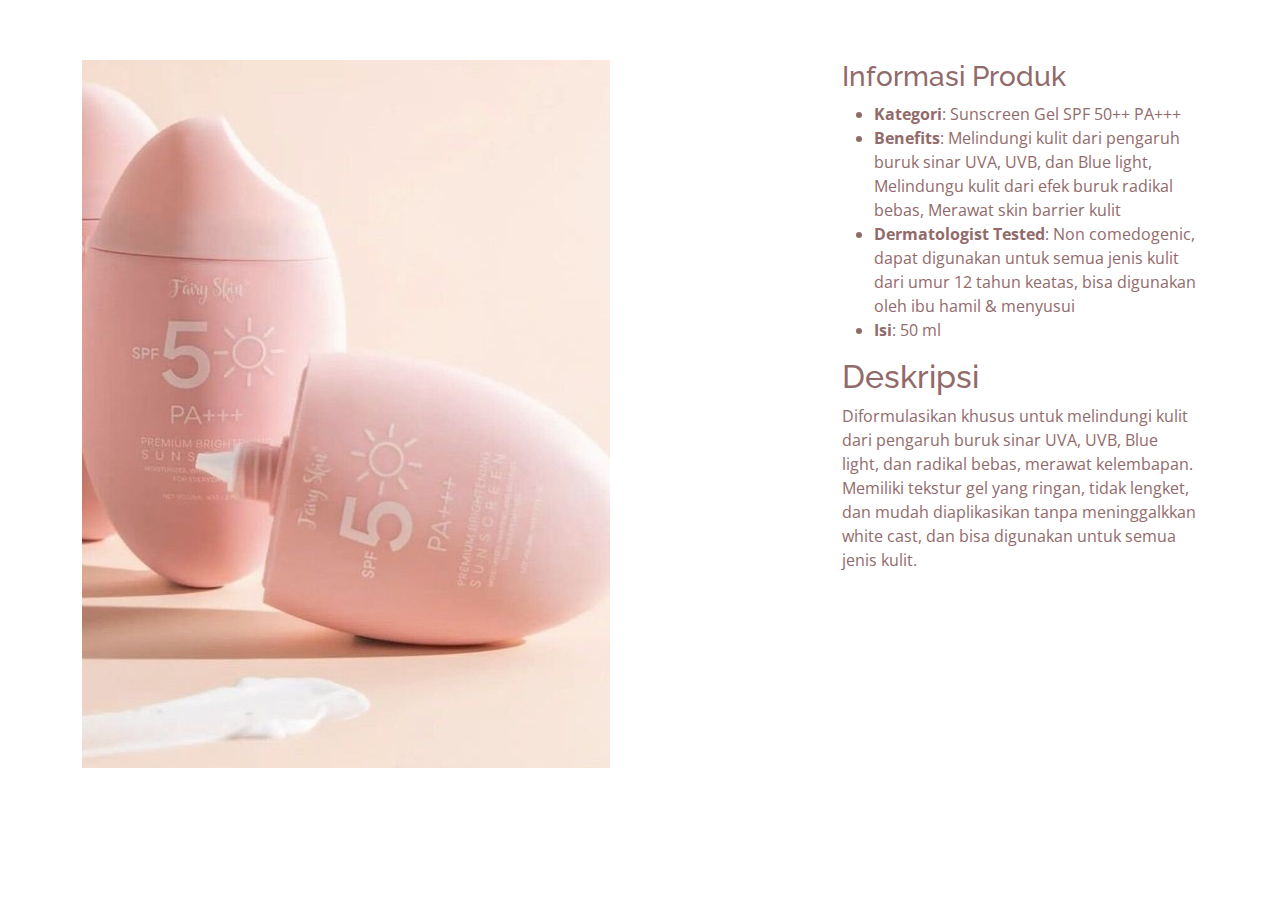
<file: portfolio-details2.html>
<!DOCTYPE html>
<html lang="en">

<head>
  <meta charset="utf-8">
  <meta content="width=device-width, initial-scale=1.0" name="viewport">

  <title>Portfolio Details - Baker Bootstrap Template</title>
  <meta content="" name="description">
  <meta content="" name="keywords">

  <!-- Favicons -->
  <link href="assets/img/logo.png" rel="icon">
  <link href="assets/img/logo.png" rel="apple-touch-icon">

  <!-- Google Fonts -->
  <link href="https://fonts.googleapis.com/css?family=Open+Sans:300,300i,400,400i,600,600i,700,700i|Raleway:300,300i,400,400i,500,500i,600,600i,700,700i|Poppins:300,300i,400,400i,500,500i,600,600i,700,700i" rel="stylesheet">

  <!-- Vendor CSS Files -->
  <link href="assets/vendor/bootstrap/css/bootstrap.min.css" rel="stylesheet">
  <link href="assets/vendor/bootstrap-icons/bootstrap-icons.css" rel="stylesheet">
  <link href="assets/vendor/boxicons/css/boxicons.min.css" rel="stylesheet">
  <link href="assets/vendor/glightbox/css/glightbox.min.css" rel="stylesheet">
  <link href="assets/vendor/swiper/swiper-bundle.min.css" rel="stylesheet">

  <!-- Template Main CSS File -->
  <link href="assets/css/style.css" rel="stylesheet">

  <!-- =======================================================
  * Template Name: Baker - v4.10.0
  * Template URL: https://bootstrapmade.com/baker-free-onepage-bootstrap-theme/
  * Author: BootstrapMade.com
  * License: https://bootstrapmade.com/license/
  ======================================================== -->
</head>

<body>

  <main id="main">

    <!-- ======= Portfolio Details Section ======= -->
    <section id="portfolio-details2" class="portfolio-details2">
      <div class="container">

        <div class="row gy-4">

          <div class="col-lg-8">
              <div class="swiper-wrapper align-items-center">

                <div class="swiper-slide">
                  <img src="assets/img/portfolio/sunscreen.jfif" alt="">
                </div>
              <div class="swiper-pagination"></div>
            </div>
          </div>

          <div class="col-lg-4">
            <div class="portfolio-info">
              <h3>Informasi Produk</h3>
              <ul>
                <li><strong>Kategori</strong>: Sunscreen Gel SPF 50++ PA+++</li>
                <li><strong>Benefits</strong>: Melindungi kulit dari pengaruh buruk sinar UVA, UVB, dan Blue light, Melindungu kulit dari efek buruk radikal bebas, Merawat skin barrier kulit</li>
                <li><strong>Dermatologist Tested</strong>: Non comedogenic, dapat digunakan untuk semua jenis kulit dari umur 12 tahun keatas, bisa digunakan oleh ibu hamil & menyusui</li>
                <li><strong>Isi</strong>: 50 ml</li>
              </ul>
            </div>
            <div class="portfolio-description">
              <h2>Deskripsi</h2>
              <p>
                Diformulasikan khusus untuk melindungi kulit dari pengaruh buruk sinar UVA, UVB, Blue light, dan radikal bebas, merawat kelembapan. Memiliki tekstur gel yang ringan, tidak lengket, dan mudah diaplikasikan tanpa meninggalkkan white cast, dan bisa digunakan untuk semua jenis kulit.</p>
            </div>
          </div>

        </div>

      </div>
    </section><!-- End Portfolio Details Section -->

  </main><!-- End #main -->

  <a href="#" class="back-to-top d-flex align-items-center justify-content-center"><i class="bi bi-arrow-up-short"></i></a>

  <!-- Vendor JS Files -->
  <script src="assets/vendor/purecounter/purecounter_vanilla.js"></script>
  <script src="assets/vendor/bootstrap/js/bootstrap.bundle.min.js"></script>
  <script src="assets/vendor/glightbox/js/glightbox.min.js"></script>
  <script src="assets/vendor/isotope-layout/isotope.pkgd.min.js"></script>
  <script src="assets/vendor/swiper/swiper-bundle.min.js"></script>
  <script src="assets/vendor/php-email-form/validate.js"></script>

  <!-- Template Main JS File -->
  <script src="assets/js/main.js"></script>

</body>

</html>
</file>
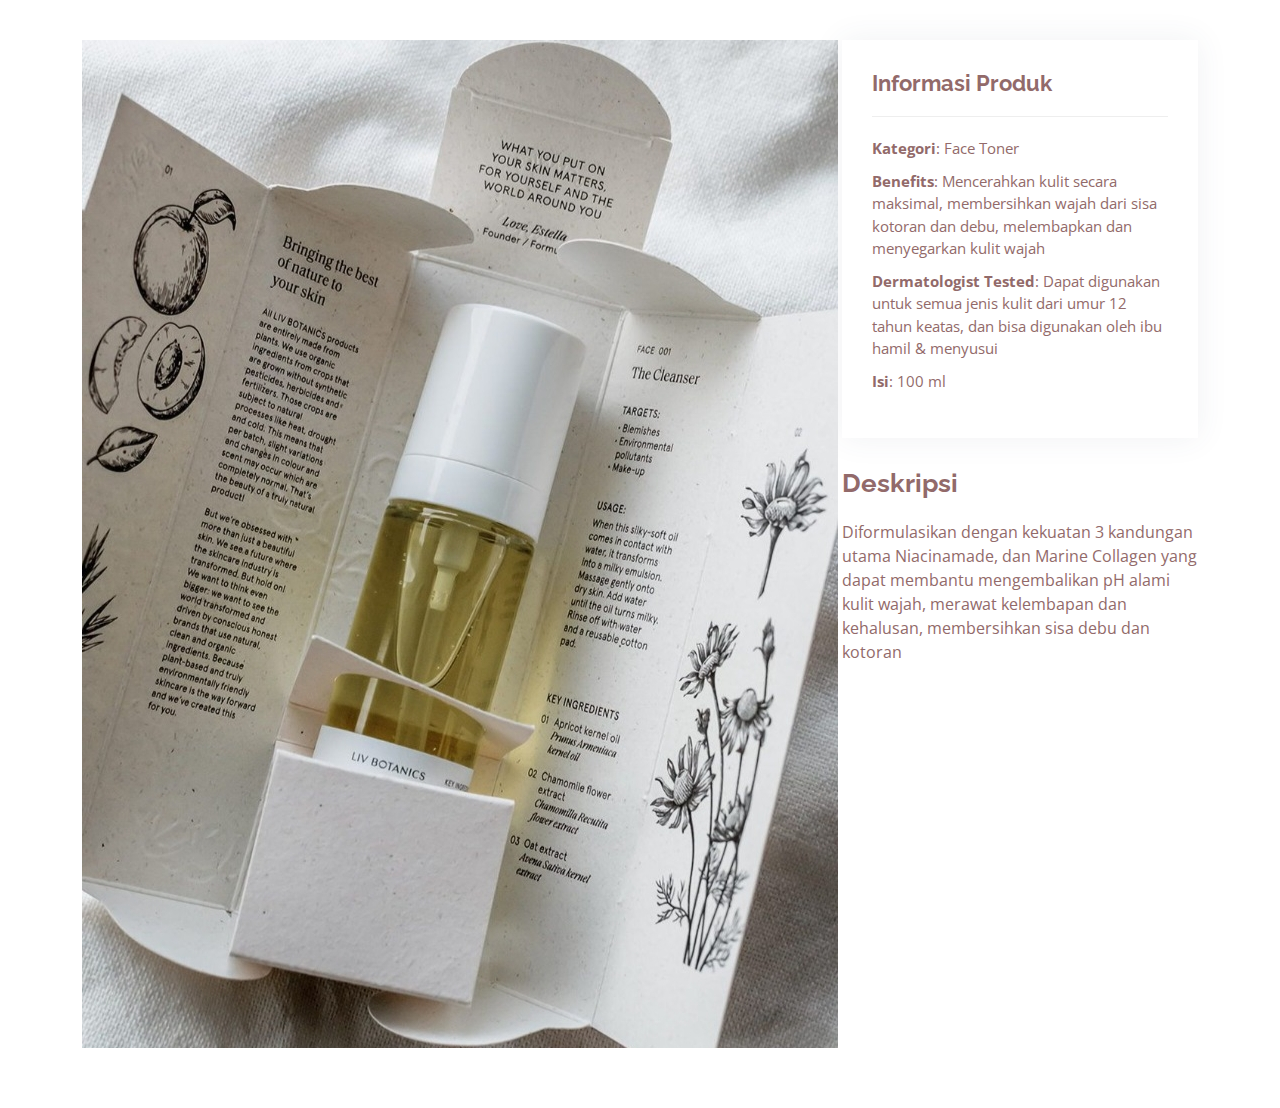
<file: portfolio-details3.html>
<!DOCTYPE html>
<html lang="en">

<head>
  <meta charset="utf-8">
  <meta content="width=device-width, initial-scale=1.0" name="viewport">

  <title>Portfolio Details - Baker Bootstrap Template</title>
  <meta content="" name="description">
  <meta content="" name="keywords">

  <!-- Favicons -->
  <link href="assets/img/favicon.png" rel="icon">
  <link href="assets/img/apple-touch-icon.png" rel="apple-touch-icon">

  <!-- Google Fonts -->
  <link href="https://fonts.googleapis.com/css?family=Open+Sans:300,300i,400,400i,600,600i,700,700i|Raleway:300,300i,400,400i,500,500i,600,600i,700,700i|Poppins:300,300i,400,400i,500,500i,600,600i,700,700i" rel="stylesheet">

  <!-- Vendor CSS Files -->
  <link href="assets/vendor/bootstrap/css/bootstrap.min.css" rel="stylesheet">
  <link href="assets/vendor/bootstrap-icons/bootstrap-icons.css" rel="stylesheet">
  <link href="assets/vendor/boxicons/css/boxicons.min.css" rel="stylesheet">
  <link href="assets/vendor/glightbox/css/glightbox.min.css" rel="stylesheet">
  <link href="assets/vendor/swiper/swiper-bundle.min.css" rel="stylesheet">

  <!-- Template Main CSS File -->
  <link href="assets/css/style.css" rel="stylesheet">

  <!-- =======================================================
  * Template Name: Baker - v4.10.0
  * Template URL: https://bootstrapmade.com/baker-free-onepage-bootstrap-theme/
  * Author: BootstrapMade.com
  * License: https://bootstrapmade.com/license/
  ======================================================== -->
</head>

<body>

  <main id="main">

    <!-- ======= Portfolio Details Section ======= -->
    <section id="portfolio-details" class="portfolio-details">
      <div class="container">

        <div class="row gy-4">

          <div class="col-lg-8">
              <div class="swiper-wrapper align-items-center">

                <div class="swiper-slide">
                  <img src="assets/img/portfolio/toner.jfif" alt="">
                </div>
              <div class="swiper-pagination"></div>
            </div>
          </div>

          <div class="col-lg-4">
            <div class="portfolio-info">
              <h3>Informasi Produk</h3>
              <ul>
                <li><strong>Kategori</strong>: Face Toner</li>
                <li><strong>Benefits</strong>: Mencerahkan kulit secara maksimal, membersihkan wajah dari sisa kotoran dan debu, melembapkan dan menyegarkan kulit wajah</li>
                <li><strong>Dermatologist Tested</strong>: Dapat digunakan untuk semua jenis kulit dari umur 12 tahun keatas, dan bisa digunakan oleh ibu hamil & menyusui</li>
                <li><strong>Isi</strong>: 100 ml</li>
              </ul>
            </div>
            <div class="portfolio-description">
              <h2>Deskripsi</h2>
              <p>
                Diformulasikan dengan kekuatan 3 kandungan utama Niacinamade, dan Marine Collagen yang dapat membantu mengembalikan pH alami kulit wajah, merawat kelembapan dan kehalusan, membersihkan sisa debu dan kotoran
            </div>
          </div>

        </div>

      </div>
    </section><!-- End Portfolio Details Section -->

  </main><!-- End #main -->

  <a href="#" class="back-to-top d-flex align-items-center justify-content-center"><i class="bi bi-arrow-up-short"></i></a>

  <!-- Vendor JS Files -->
  <script src="assets/vendor/purecounter/purecounter_vanilla.js"></script>
  <script src="assets/vendor/bootstrap/js/bootstrap.bundle.min.js"></script>
  <script src="assets/vendor/glightbox/js/glightbox.min.js"></script>
  <script src="assets/vendor/isotope-layout/isotope.pkgd.min.js"></script>
  <script src="assets/vendor/swiper/swiper-bundle.min.js"></script>
  <script src="assets/vendor/php-email-form/validate.js"></script>

  <!-- Template Main JS File -->
  <script src="assets/js/main.js"></script>

</body>

</html>
</file>
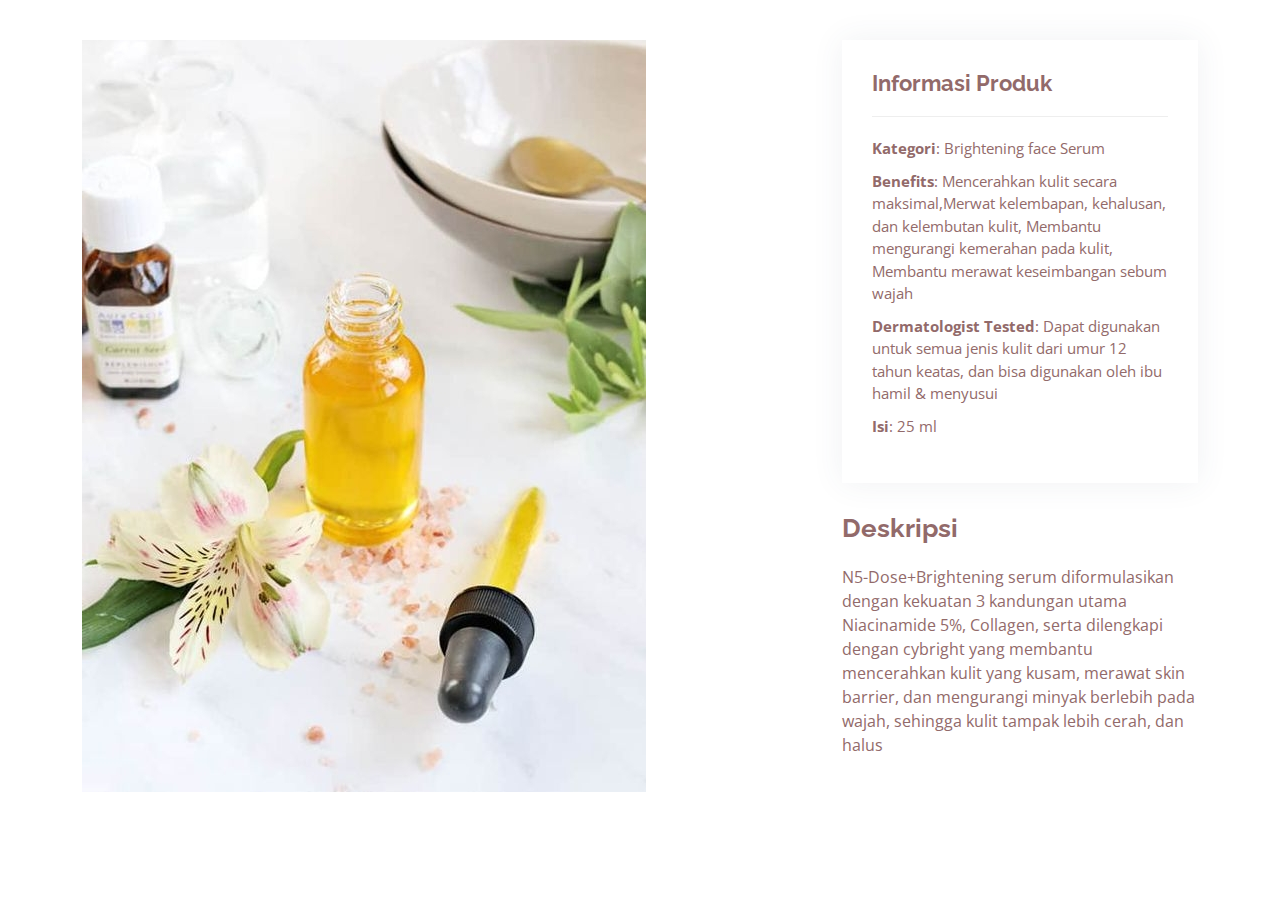
<file: portfolio-details4.html>
<!DOCTYPE html>
<html lang="en">

<head>
  <meta charset="utf-8">
  <meta content="width=device-width, initial-scale=1.0" name="viewport">

  <title>Portfolio Details - Baker Bootstrap Template</title>
  <meta content="" name="description">
  <meta content="" name="keywords">

  <!-- Favicons -->
  <link href="assets/img/favicon.png" rel="icon">
  <link href="assets/img/apple-touch-icon.png" rel="apple-touch-icon">

  <!-- Google Fonts -->
  <link href="https://fonts.googleapis.com/css?family=Open+Sans:300,300i,400,400i,600,600i,700,700i|Raleway:300,300i,400,400i,500,500i,600,600i,700,700i|Poppins:300,300i,400,400i,500,500i,600,600i,700,700i" rel="stylesheet">

  <!-- Vendor CSS Files -->
  <link href="assets/vendor/bootstrap/css/bootstrap.min.css" rel="stylesheet">
  <link href="assets/vendor/bootstrap-icons/bootstrap-icons.css" rel="stylesheet">
  <link href="assets/vendor/boxicons/css/boxicons.min.css" rel="stylesheet">
  <link href="assets/vendor/glightbox/css/glightbox.min.css" rel="stylesheet">
  <link href="assets/vendor/swiper/swiper-bundle.min.css" rel="stylesheet">

  <!-- Template Main CSS File -->
  <link href="assets/css/style.css" rel="stylesheet">

  <!-- =======================================================
  * Template Name: Baker - v4.10.0
  * Template URL: https://bootstrapmade.com/baker-free-onepage-bootstrap-theme/
  * Author: BootstrapMade.com
  * License: https://bootstrapmade.com/license/
  ======================================================== -->
</head>

<body>

  <main id="main">

    <!-- ======= Portfolio Details Section ======= -->
    <section id="portfolio-details" class="portfolio-details">
      <div class="container">

        <div class="row gy-4">

          <div class="col-lg-8">
              <div class="swiper-wrapper align-items-center">

                <div class="swiper-slide">
                  <img src="assets/img/portfolio/serum.jfif" alt="">
                </div>
              <div class="swiper-pagination"></div>
            </div>
          </div>

          <div class="col-lg-4">
            <div class="portfolio-info">
              <h3>Informasi Produk</h3>
              <ul>
                <li><strong>Kategori</strong>: Brightening face Serum</li>
                <li><strong>Benefits</strong>: Mencerahkan kulit secara maksimal,Merwat kelembapan, kehalusan, dan kelembutan kulit, Membantu mengurangi kemerahan pada kulit, Membantu merawat keseimbangan sebum wajah</li>
                <li><strong>Dermatologist Tested</strong>: Dapat digunakan untuk semua jenis kulit dari umur 12 tahun keatas, dan bisa digunakan oleh ibu hamil & menyusui</li>
                <li><strong>Isi</strong>: 25 ml</li>
              </ul>
            </div>
            <div class="portfolio-description">
              <h2>Deskripsi</h2>
              <p>
              N5-Dose+Brightening serum diformulasikan dengan kekuatan 3 kandungan utama Niacinamide 5%, Collagen, serta dilengkapi dengan cybright yang membantu mencerahkan kulit yang kusam, merawat skin barrier, dan mengurangi minyak berlebih pada wajah, sehingga kulit tampak lebih cerah, dan halus

            </div>
          </div>

        </div>

      </div>
    </section><!-- End Portfolio Details Section -->

  </main><!-- End #main -->

  <a href="#" class="back-to-top d-flex align-items-center justify-content-center"><i class="bi bi-arrow-up-short"></i></a>

  <!-- Vendor JS Files -->
  <script src="assets/vendor/purecounter/purecounter_vanilla.js"></script>
  <script src="assets/vendor/bootstrap/js/bootstrap.bundle.min.js"></script>
  <script src="assets/vendor/glightbox/js/glightbox.min.js"></script>
  <script src="assets/vendor/isotope-layout/isotope.pkgd.min.js"></script>
  <script src="assets/vendor/swiper/swiper-bundle.min.js"></script>
  <script src="assets/vendor/php-email-form/validate.js"></script>

  <!-- Template Main JS File -->
  <script src="assets/js/main.js"></script>

</body>

</html>
</file>
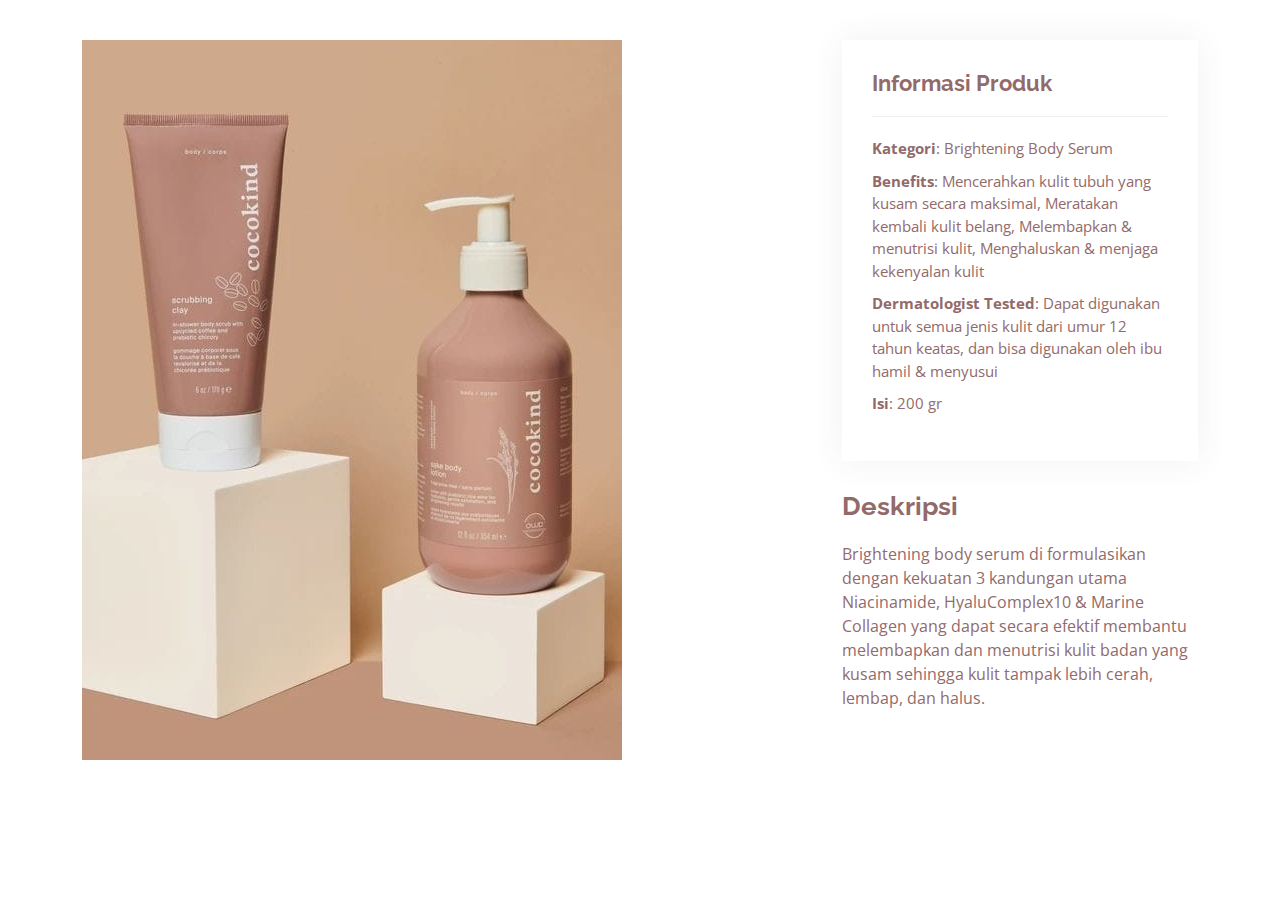
<file: portfolio-details5.html>
<!DOCTYPE html>
<html lang="en">

<head>
  <meta charset="utf-8">
  <meta content="width=device-width, initial-scale=1.0" name="viewport">

  <title>Portfolio Details - Baker Bootstrap Template</title>
  <meta content="" name="description">
  <meta content="" name="keywords">

  <!-- Favicons -->
  <link href="assets/img/favicon.png" rel="icon">
  <link href="assets/img/apple-touch-icon.png" rel="apple-touch-icon">

  <!-- Google Fonts -->
  <link href="https://fonts.googleapis.com/css?family=Open+Sans:300,300i,400,400i,600,600i,700,700i|Raleway:300,300i,400,400i,500,500i,600,600i,700,700i|Poppins:300,300i,400,400i,500,500i,600,600i,700,700i" rel="stylesheet">

  <!-- Vendor CSS Files -->
  <link href="assets/vendor/bootstrap/css/bootstrap.min.css" rel="stylesheet">
  <link href="assets/vendor/bootstrap-icons/bootstrap-icons.css" rel="stylesheet">
  <link href="assets/vendor/boxicons/css/boxicons.min.css" rel="stylesheet">
  <link href="assets/vendor/glightbox/css/glightbox.min.css" rel="stylesheet">
  <link href="assets/vendor/swiper/swiper-bundle.min.css" rel="stylesheet">

  <!-- Template Main CSS File -->
  <link href="assets/css/style.css" rel="stylesheet">

  <!-- =======================================================
  * Template Name: Baker - v4.10.0
  * Template URL: https://bootstrapmade.com/baker-free-onepage-bootstrap-theme/
  * Author: BootstrapMade.com
  * License: https://bootstrapmade.com/license/
  ======================================================== -->
</head>

<body>

  <main id="main">

    <!-- ======= Portfolio Details Section ======= -->
    <section id="portfolio-details" class="portfolio-details">
      <div class="container">

        <div class="row gy-4">

          <div class="col-lg-8">
              <div class="swiper-wrapper align-items-center">

                <div class="swiper-slide">
                  <img src="assets/img/portfolio/bodyserum.jfif" alt="">
                </div>
              <div class="swiper-pagination"></div>
            </div>
          </div>

          <div class="col-lg-4">
            <div class="portfolio-info">
              <h3>Informasi Produk</h3>
              <ul>
                <li><strong>Kategori</strong>: Brightening Body Serum</li>
                <li><strong>Benefits</strong>: Mencerahkan kulit tubuh yang kusam secara maksimal, Meratakan kembali kulit belang, Melembapkan & menutrisi kulit, Menghaluskan & menjaga kekenyalan kulit </li>
                <li><strong>Dermatologist Tested</strong>: Dapat digunakan untuk semua jenis kulit dari umur 12 tahun keatas, dan bisa digunakan oleh ibu hamil & menyusui</li>
                <li><strong>Isi</strong>: 200 gr</li>
              </ul>
            </div>
            <div class="portfolio-description">
              <h2>Deskripsi</h2>
              <p>
                Brightening body serum di formulasikan dengan kekuatan 3 kandungan utama Niacinamide, HyaluComplex10 & Marine Collagen yang dapat secara efektif membantu melembapkan dan menutrisi kulit badan yang kusam sehingga kulit tampak lebih cerah, lembap, dan halus.
            </div>
          </div>

        </div>

      </div>
    </section><!-- End Portfolio Details Section -->

  </main><!-- End #main -->

  <a href="#" class="back-to-top d-flex align-items-center justify-content-center"><i class="bi bi-arrow-up-short"></i></a>

  <!-- Vendor JS Files -->
  <script src="assets/vendor/purecounter/purecounter_vanilla.js"></script>
  <script src="assets/vendor/bootstrap/js/bootstrap.bundle.min.js"></script>
  <script src="assets/vendor/glightbox/js/glightbox.min.js"></script>
  <script src="assets/vendor/isotope-layout/isotope.pkgd.min.js"></script>
  <script src="assets/vendor/swiper/swiper-bundle.min.js"></script>
  <script src="assets/vendor/php-email-form/validate.js"></script>

  <!-- Template Main JS File -->
  <script src="assets/js/main.js"></script>

</body>

</html>
</file>
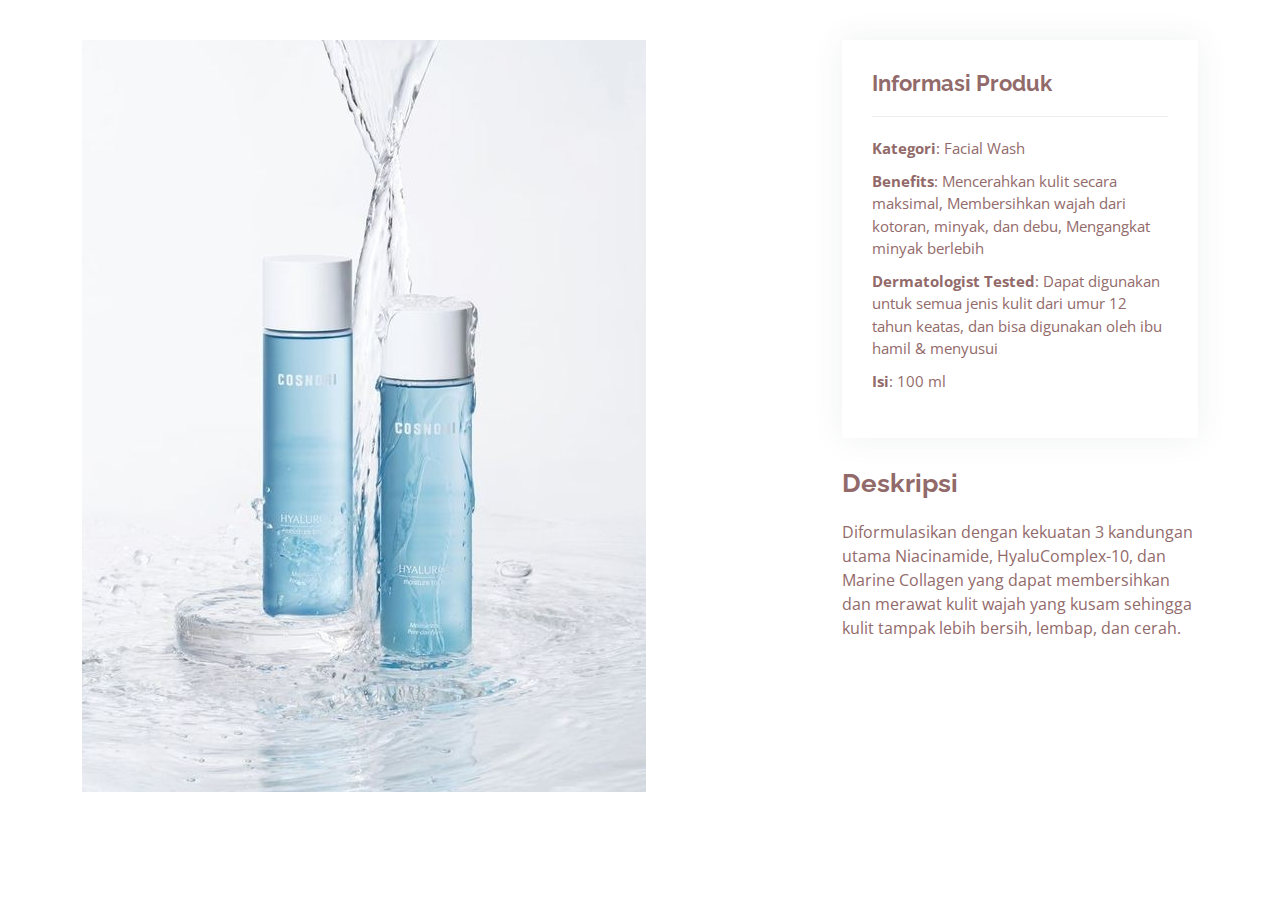
<file: portfolio-details6.html>
<!DOCTYPE html>
<html lang="en">

<head>
  <meta charset="utf-8">
  <meta content="width=device-width, initial-scale=1.0" name="viewport">

  <title>Portfolio Details - Baker Bootstrap Template</title>
  <meta content="" name="description">
  <meta content="" name="keywords">

  <!-- Favicons -->
  <link href="assets/img/favicon.png" rel="icon">
  <link href="assets/img/apple-touch-icon.png" rel="apple-touch-icon">

  <!-- Google Fonts -->
  <link href="https://fonts.googleapis.com/css?family=Open+Sans:300,300i,400,400i,600,600i,700,700i|Raleway:300,300i,400,400i,500,500i,600,600i,700,700i|Poppins:300,300i,400,400i,500,500i,600,600i,700,700i" rel="stylesheet">

  <!-- Vendor CSS Files -->
  <link href="assets/vendor/bootstrap/css/bootstrap.min.css" rel="stylesheet">
  <link href="assets/vendor/bootstrap-icons/bootstrap-icons.css" rel="stylesheet">
  <link href="assets/vendor/boxicons/css/boxicons.min.css" rel="stylesheet">
  <link href="assets/vendor/glightbox/css/glightbox.min.css" rel="stylesheet">
  <link href="assets/vendor/swiper/swiper-bundle.min.css" rel="stylesheet">

  <!-- Template Main CSS File -->
  <link href="assets/css/style.css" rel="stylesheet">

  <!-- =======================================================
  * Template Name: Baker - v4.10.0
  * Template URL: https://bootstrapmade.com/baker-free-onepage-bootstrap-theme/
  * Author: BootstrapMade.com
  * License: https://bootstrapmade.com/license/
  ======================================================== -->
</head>

<body>

  <main id="main">

    <!-- ======= Portfolio Details Section ======= -->
    <section id="portfolio-details" class="portfolio-details">
      <div class="container">

        <div class="row gy-4">

          <div class="col-lg-8">
              <div class="swiper-wrapper align-items-center">

                <div class="swiper-slide">
                  <img src="assets/img/portfolio/facewash.jfif" alt="">
                </div>
              <div class="swiper-pagination"></div>
            </div>
          </div>

          <div class="col-lg-4">
            <div class="portfolio-info">
              <h3>Informasi Produk</h3>
              <ul>
                <li><strong>Kategori</strong>: Facial Wash</li>
                <li><strong>Benefits</strong>: Mencerahkan kulit secara maksimal, Membersihkan wajah dari kotoran, minyak, dan debu, Mengangkat minyak berlebih</li>
                <li><strong>Dermatologist Tested</strong>: Dapat digunakan untuk semua jenis kulit dari umur 12 tahun keatas, dan bisa digunakan oleh ibu hamil & menyusui</li>
                <li><strong>Isi</strong>: 100 ml</li>
              </ul>
            </div>
            <div class="portfolio-description">
              <h2>Deskripsi</h2>
              <p>
                Diformulasikan dengan kekuatan 3 kandungan utama Niacinamide, HyaluComplex-10, dan Marine Collagen yang dapat membersihkan dan merawat kulit wajah yang kusam sehingga kulit tampak lebih bersih, lembap, dan cerah.
            </div>
          </div>

        </div>

      </div>
    </section><!-- End Portfolio Details Section -->

  </main><!-- End #main -->

  <a href="#" class="back-to-top d-flex align-items-center justify-content-center"><i class="bi bi-arrow-up-short"></i></a>

  <!-- Vendor JS Files -->
  <script src="assets/vendor/purecounter/purecounter_vanilla.js"></script>
  <script src="assets/vendor/bootstrap/js/bootstrap.bundle.min.js"></script>
  <script src="assets/vendor/glightbox/js/glightbox.min.js"></script>
  <script src="assets/vendor/isotope-layout/isotope.pkgd.min.js"></script>
  <script src="assets/vendor/swiper/swiper-bundle.min.js"></script>
  <script src="assets/vendor/php-email-form/validate.js"></script>

  <!-- Template Main JS File -->
  <script src="assets/js/main.js"></script>

</body>

</html>
</file>
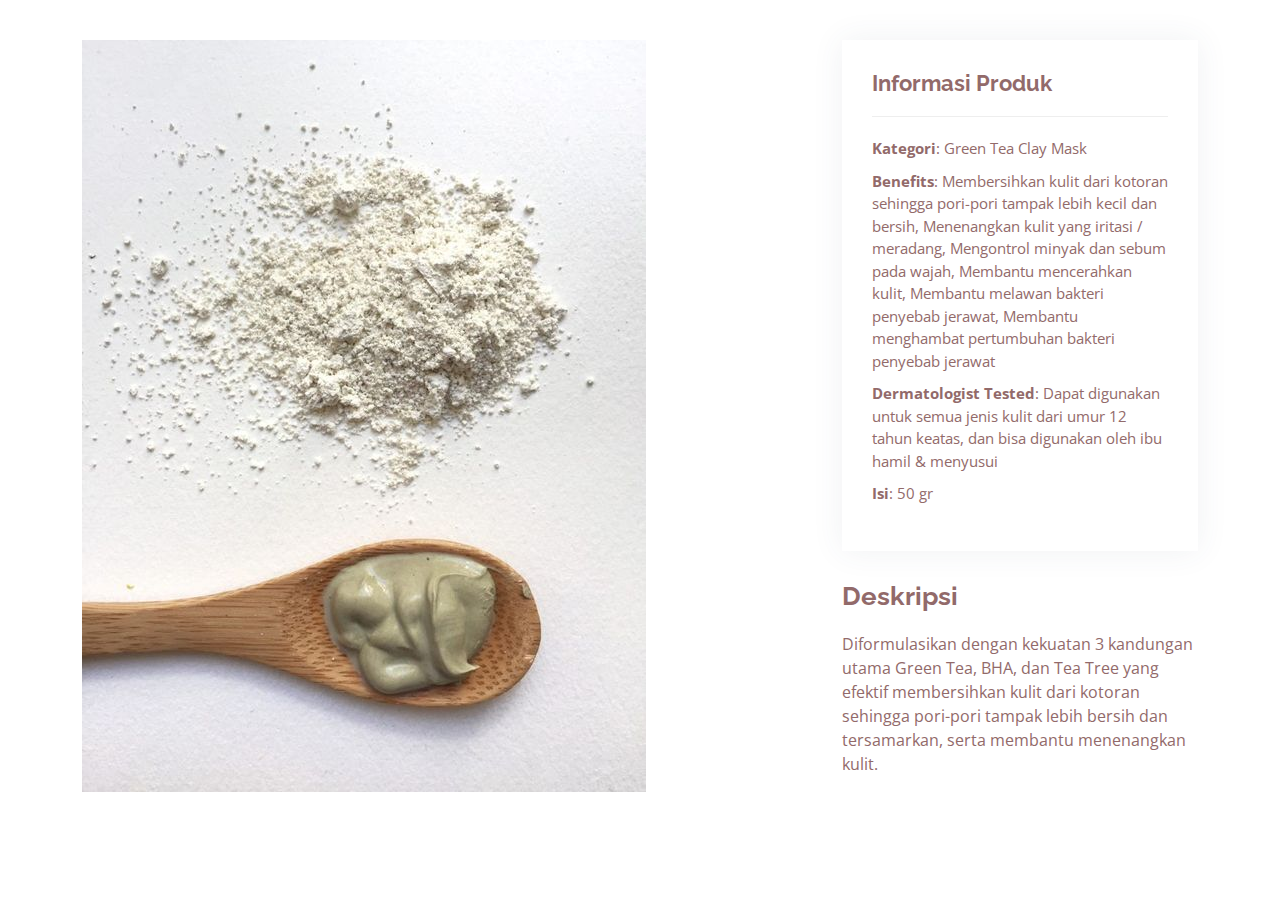
<file: portfolio-details7.html>
<!DOCTYPE html>
<html lang="en">

<head>
  <meta charset="utf-8">
  <meta content="width=device-width, initial-scale=1.0" name="viewport">

  <title>Portfolio Details - Baker Bootstrap Template</title>
  <meta content="" name="description">
  <meta content="" name="keywords">

  <!-- Favicons -->
  <link href="assets/img/favicon.png" rel="icon">
  <link href="assets/img/apple-touch-icon.png" rel="apple-touch-icon">

  <!-- Google Fonts -->
  <link href="https://fonts.googleapis.com/css?family=Open+Sans:300,300i,400,400i,600,600i,700,700i|Raleway:300,300i,400,400i,500,500i,600,600i,700,700i|Poppins:300,300i,400,400i,500,500i,600,600i,700,700i" rel="stylesheet">

  <!-- Vendor CSS Files -->
  <link href="assets/vendor/bootstrap/css/bootstrap.min.css" rel="stylesheet">
  <link href="assets/vendor/bootstrap-icons/bootstrap-icons.css" rel="stylesheet">
  <link href="assets/vendor/boxicons/css/boxicons.min.css" rel="stylesheet">
  <link href="assets/vendor/glightbox/css/glightbox.min.css" rel="stylesheet">
  <link href="assets/vendor/swiper/swiper-bundle.min.css" rel="stylesheet">

  <!-- Template Main CSS File -->
  <link href="assets/css/style.css" rel="stylesheet">

  <!-- =======================================================
  * Template Name: Baker - v4.10.0
  * Template URL: https://bootstrapmade.com/baker-free-onepage-bootstrap-theme/
  * Author: BootstrapMade.com
  * License: https://bootstrapmade.com/license/
  ======================================================== -->
</head>

<body>

  <main id="main">

    <!-- ======= Portfolio Details Section ======= -->
    <section id="portfolio-details" class="portfolio-details">
      <div class="container">

        <div class="row gy-4">

          <div class="col-lg-8">
              <div class="swiper-wrapper align-items-center">

                <div class="swiper-slide">
                  <img src="assets/img/portfolio/masker.jfif" alt="">
                </div>
              <div class="swiper-pagination"></div>
            </div>
          </div>

          <div class="col-lg-4">
            <div class="portfolio-info">
              <h3>Informasi Produk</h3>
              <ul>
                <li><strong>Kategori</strong>: Green Tea Clay Mask</li>
                <li><strong>Benefits</strong>:  Membersihkan kulit dari kotoran sehingga pori-pori tampak lebih kecil dan bersih, Menenangkan kulit yang iritasi / meradang, Mengontrol minyak dan sebum pada wajah, Membantu mencerahkan kulit, Membantu melawan bakteri penyebab jerawat, Membantu menghambat pertumbuhan bakteri penyebab jerawat</li>
                <li><strong>Dermatologist Tested</strong>: Dapat digunakan untuk semua jenis kulit dari umur 12 tahun keatas, dan bisa digunakan oleh ibu hamil & menyusui</li>
                <li><strong>Isi</strong>: 50 gr</li>
              </ul>
            </div>
            <div class="portfolio-description">
              <h2>Deskripsi</h2>
              <p>
                Diformulasikan dengan kekuatan 3 kandungan utama Green Tea, BHA, dan Tea Tree yang efektif membersihkan kulit dari kotoran sehingga pori-pori tampak lebih bersih dan tersamarkan, serta membantu menenangkan kulit.
            </div>
          </div>

        </div>

      </div>
    </section><!-- End Portfolio Details Section -->

  </main><!-- End #main -->

  <a href="#" class="back-to-top d-flex align-items-center justify-content-center"><i class="bi bi-arrow-up-short"></i></a>

  <!-- Vendor JS Files -->
  <script src="assets/vendor/purecounter/purecounter_vanilla.js"></script>
  <script src="assets/vendor/bootstrap/js/bootstrap.bundle.min.js"></script>
  <script src="assets/vendor/glightbox/js/glightbox.min.js"></script>
  <script src="assets/vendor/isotope-layout/isotope.pkgd.min.js"></script>
  <script src="assets/vendor/swiper/swiper-bundle.min.js"></script>
  <script src="assets/vendor/php-email-form/validate.js"></script>

  <!-- Template Main JS File -->
  <script src="assets/js/main.js"></script>

</body>

</html>
</file>
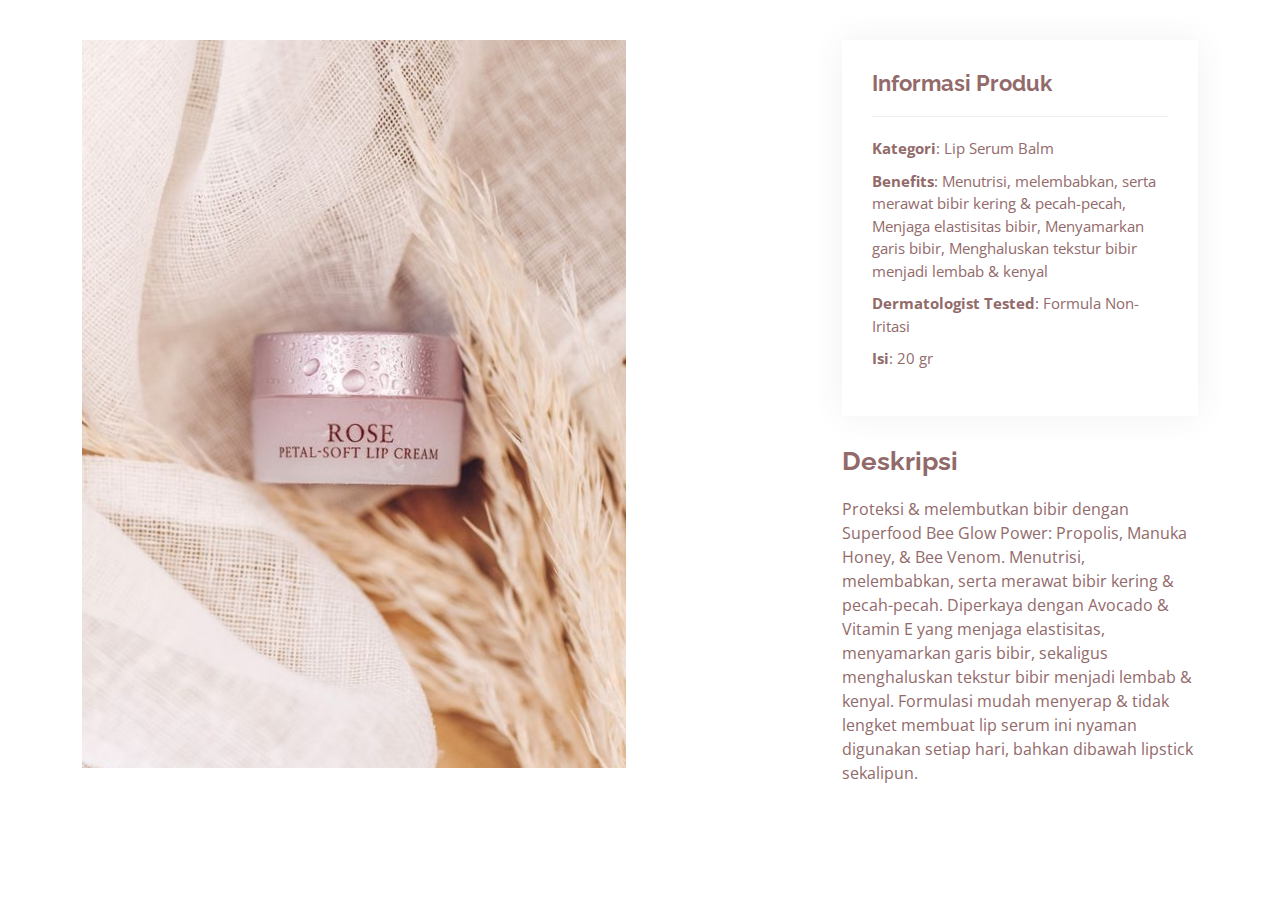
<file: portfolio-details8.html>
<!DOCTYPE html>
<html lang="en">

<head>
  <meta charset="utf-8">
  <meta content="width=device-width, initial-scale=1.0" name="viewport">

  <title>Portfolio Details - Baker Bootstrap Template</title>
  <meta content="" name="description">
  <meta content="" name="keywords">

  <!-- Favicons -->
  <link href="assets/img/favicon.png" rel="icon">
  <link href="assets/img/apple-touch-icon.png" rel="apple-touch-icon">

  <!-- Google Fonts -->
  <link href="https://fonts.googleapis.com/css?family=Open+Sans:300,300i,400,400i,600,600i,700,700i|Raleway:300,300i,400,400i,500,500i,600,600i,700,700i|Poppins:300,300i,400,400i,500,500i,600,600i,700,700i" rel="stylesheet">

  <!-- Vendor CSS Files -->
  <link href="assets/vendor/bootstrap/css/bootstrap.min.css" rel="stylesheet">
  <link href="assets/vendor/bootstrap-icons/bootstrap-icons.css" rel="stylesheet">
  <link href="assets/vendor/boxicons/css/boxicons.min.css" rel="stylesheet">
  <link href="assets/vendor/glightbox/css/glightbox.min.css" rel="stylesheet">
  <link href="assets/vendor/swiper/swiper-bundle.min.css" rel="stylesheet">

  <!-- Template Main CSS File -->
  <link href="assets/css/style.css" rel="stylesheet">

  <!-- =======================================================
  * Template Name: Baker - v4.10.0
  * Template URL: https://bootstrapmade.com/baker-free-onepage-bootstrap-theme/
  * Author: BootstrapMade.com
  * License: https://bootstrapmade.com/license/
  ======================================================== -->
</head>

<body>

  <main id="main">

    <!-- ======= Portfolio Details Section ======= -->
    <section id="portfolio-details" class="portfolio-details">
      <div class="container">

        <div class="row gy-4">

          <div class="col-lg-8">
              <div class="swiper-wrapper align-items-center">

                <div class="swiper-slide">
                  <img src="assets/img/portfolio/lipserum.jfif" alt="">
                </div>
              <div class="swiper-pagination"></div>
            </div>
          </div>

          <div class="col-lg-4">
            <div class="portfolio-info">
              <h3>Informasi Produk</h3>
              <ul>
                <li><strong>Kategori</strong>: Lip Serum Balm</li>
                <li><strong>Benefits</strong>: Menutrisi, melembabkan, serta merawat bibir kering & pecah-pecah, Menjaga elastisitas bibir, Menyamarkan garis bibir, Menghaluskan tekstur bibir menjadi lembab & kenyal </li>
                <li><strong>Dermatologist Tested</strong>: Formula Non-Iritasi</li>
                <li><strong>Isi</strong>: 20 gr</li>
              </ul>
            </div>
            <div class="portfolio-description">
              <h2>Deskripsi</h2>
              <p>
                Proteksi & melembutkan bibir dengan Superfood Bee Glow Power: Propolis, Manuka Honey, & Bee Venom. Menutrisi, melembabkan, serta merawat bibir kering & pecah-pecah. Diperkaya dengan Avocado & Vitamin E yang menjaga elastisitas, menyamarkan garis bibir, sekaligus menghaluskan tekstur bibir menjadi lembab & kenyal. Formulasi mudah menyerap & tidak lengket membuat lip serum ini nyaman digunakan setiap hari, bahkan dibawah lipstick sekalipun.
            </div>
          </div>

        </div>

      </div>
    </section><!-- End Portfolio Details Section -->

  </main><!-- End #main -->

  <a href="#" class="back-to-top d-flex align-items-center justify-content-center"><i class="bi bi-arrow-up-short"></i></a>

  <!-- Vendor JS Files -->
  <script src="assets/vendor/purecounter/purecounter_vanilla.js"></script>
  <script src="assets/vendor/bootstrap/js/bootstrap.bundle.min.js"></script>
  <script src="assets/vendor/glightbox/js/glightbox.min.js"></script>
  <script src="assets/vendor/isotope-layout/isotope.pkgd.min.js"></script>
  <script src="assets/vendor/swiper/swiper-bundle.min.js"></script>
  <script src="assets/vendor/php-email-form/validate.js"></script>

  <!-- Template Main JS File -->
  <script src="assets/js/main.js"></script>

</body>

</html>
</file>
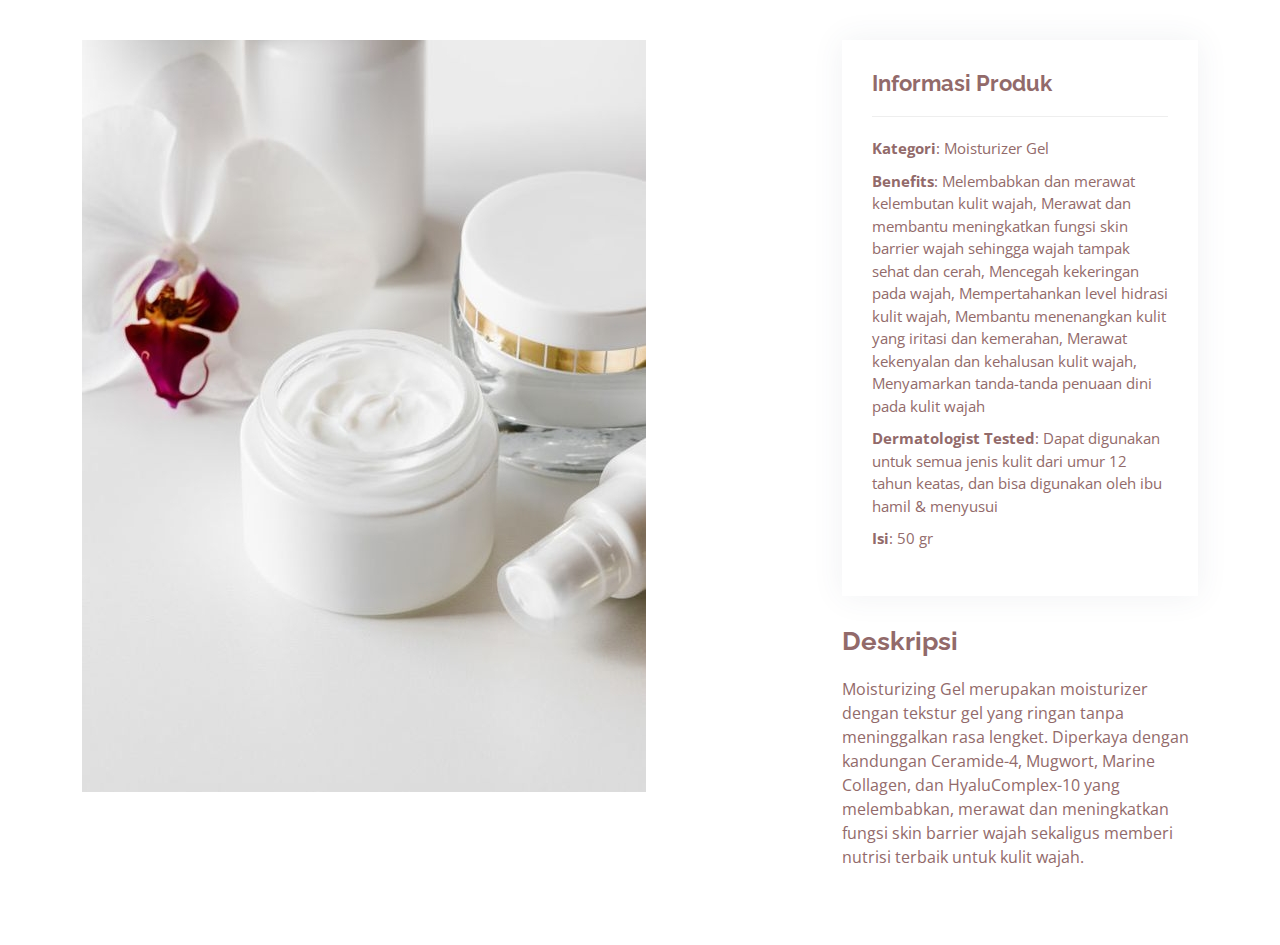
<file: portfolio-details9.html>
<!DOCTYPE html>
<html lang="en">

<head>
  <meta charset="utf-8">
  <meta content="width=device-width, initial-scale=1.0" name="viewport">

  <title>Portfolio Details - Baker Bootstrap Template</title>
  <meta content="" name="description">
  <meta content="" name="keywords">

  <!-- Favicons -->
  <link href="assets/img/favicon.png" rel="icon">
  <link href="assets/img/apple-touch-icon.png" rel="apple-touch-icon">

  <!-- Google Fonts -->
  <link href="https://fonts.googleapis.com/css?family=Open+Sans:300,300i,400,400i,600,600i,700,700i|Raleway:300,300i,400,400i,500,500i,600,600i,700,700i|Poppins:300,300i,400,400i,500,500i,600,600i,700,700i" rel="stylesheet">

  <!-- Vendor CSS Files -->
  <link href="assets/vendor/bootstrap/css/bootstrap.min.css" rel="stylesheet">
  <link href="assets/vendor/bootstrap-icons/bootstrap-icons.css" rel="stylesheet">
  <link href="assets/vendor/boxicons/css/boxicons.min.css" rel="stylesheet">
  <link href="assets/vendor/glightbox/css/glightbox.min.css" rel="stylesheet">
  <link href="assets/vendor/swiper/swiper-bundle.min.css" rel="stylesheet">

  <!-- Template Main CSS File -->
  <link href="assets/css/style.css" rel="stylesheet">

  <!-- =======================================================
  * Template Name: Baker - v4.10.0
  * Template URL: https://bootstrapmade.com/baker-free-onepage-bootstrap-theme/
  * Author: BootstrapMade.com
  * License: https://bootstrapmade.com/license/
  ======================================================== -->
</head>

<body>

  <main id="main">

    <!-- ======= Portfolio Details Section ======= -->
    <section id="portfolio-details" class="portfolio-details">
      <div class="container">

        <div class="row gy-4">

          <div class="col-lg-8">
              <div class="swiper-wrapper align-items-center">

                <div class="swiper-slide">
                  <img src="assets/img/portfolio/moist.jfif" alt="">
                </div>
              <div class="swiper-pagination"></div>
            </div>
          </div>

          <div class="col-lg-4">
            <div class="portfolio-info">
              <h3>Informasi Produk</h3>
              <ul>
                <li><strong>Kategori</strong>: Moisturizer Gel</li>
                <li><strong>Benefits</strong>: Melembabkan dan merawat kelembutan kulit wajah, Merawat dan membantu meningkatkan fungsi skin barrier wajah sehingga wajah tampak sehat dan cerah, Mencegah kekeringan pada wajah, Mempertahankan level hidrasi kulit wajah, Membantu menenangkan kulit yang iritasi dan kemerahan, Merawat kekenyalan dan kehalusan kulit wajah, Menyamarkan tanda-tanda penuaan dini pada kulit wajah </li>
                <li><strong>Dermatologist Tested</strong>: Dapat digunakan untuk semua jenis kulit dari umur 12 tahun keatas, dan bisa digunakan oleh ibu hamil & menyusui</li>
                <li><strong>Isi</strong>: 50 gr</li>
              </ul>
            </div>
            <div class="portfolio-description">
              <h2>Deskripsi</h2>
              <p>
                Moisturizing Gel merupakan moisturizer dengan tekstur gel yang ringan tanpa meninggalkan rasa lengket. Diperkaya dengan kandungan Ceramide-4, Mugwort, Marine Collagen, dan HyaluComplex-10 yang melembabkan, merawat dan meningkatkan fungsi skin barrier wajah sekaligus memberi nutrisi terbaik untuk kulit wajah.

            </div>
          </div>

        </div>

      </div>
    </section><!-- End Portfolio Details Section -->

  </main><!-- End #main -->

  <a href="#" class="back-to-top d-flex align-items-center justify-content-center"><i class="bi bi-arrow-up-short"></i></a>

  <!-- Vendor JS Files -->
  <script src="assets/vendor/purecounter/purecounter_vanilla.js"></script>
  <script src="assets/vendor/bootstrap/js/bootstrap.bundle.min.js"></script>
  <script src="assets/vendor/glightbox/js/glightbox.min.js"></script>
  <script src="assets/vendor/isotope-layout/isotope.pkgd.min.js"></script>
  <script src="assets/vendor/swiper/swiper-bundle.min.js"></script>
  <script src="assets/vendor/php-email-form/validate.js"></script>

  <!-- Template Main JS File -->
  <script src="assets/js/main.js"></script>

</body>

</html>
</file>
<file: assets/css/style.css>
/**
* Template Name: Baker - v4.10.0
* Template URL: https://bootstrapmade.com/baker-free-onepage-bootstrap-theme/
* Author: BootstrapMade.com
* License: https://bootstrapmade.com/license/
*/

/*--------------------------------------------------------------
# General
--------------------------------------------------------------*/
body {
  font-family: "Open Sans", sans-serif;
  color: #926a6a;
}

a {
  color: #ffc107;
  text-decoration: none;
}

a:hover {
  color: #ffce3a;
  text-decoration: none;
}

h1,
h2,
h3,
h4,
h5,
h6 {
  font-family: "Raleway", sans-serif;
}

/*--------------------------------------------------------------
# Back to top button
--------------------------------------------------------------*/
.back-to-top {
  position: fixed;
  visibility: hidden;
  opacity: 0;
  right: 15px;
  bottom: 15px;
  z-index: 996;
  background: #ffc107;
  width: 40px;
  height: 40px;
  border-radius: 50px;
  transition: all 0.4s;
}

.back-to-top i {
  font-size: 28px;
  color: #fff;
  line-height: 0;
}

.back-to-top:hover {
  background: #c9bc94;
  color: #fff;
}

.back-to-top.active {
  visibility: visible;
  opacity: 1;
}

/*--------------------------------------------------------------
# Header
--------------------------------------------------------------*/
#header {
  transition: all 0.5s;
  z-index: 997;
  padding: 20px 0;
  background: rgba(169, 101, 96, 0.9);
}

#header.header-transparent {
  background: transparent;
}

#header.header-scrolled {
  background: rgba(169, 101, 96, 0.9);
  padding: 15px 0;
}

#header .logo {
  font-size: 28px;
  margin: 0;
  padding: 0;
  line-height: 1;
  font-weight: 800;
  letter-spacing: 15px;
  font-family: "Poppins", sans-serif;
}

#header .logo a {
  color: rgb(255, 255, 255);
}

#header .logo img {
  max-height: 150px;
  margin-right: 0px;
  
}

/*--------------------------------------------------------------
# Navigation Menu
--------------------------------------------------------------*/
/**
* Desktop Navigation 
*/
.navbar {
  padding: 0;
}

.navbar ul {
  margin: 0;
  padding: 0;
  display: flex;
  list-style: none;
  align-items: center;
}

.navbar li {
  position: relative;
}

.navbar a,
.navbar a:focus {
  display: flex;
  align-items: center;
  justify-content: space-between;
  padding: 10px 0 10px 30px;
  color: #fff;
  font-size: 14px;
  white-space: nowrap;
  transition: 0.3s;
}

.navbar a i,
.navbar a:focus i {
  font-size: 12px;
  line-height: 0;
  margin-left: 5px;
}

.navbar a:hover,
.navbar .active,
.navbar .active:focus,
.navbar li:hover>a {
  color: #ffc107;
}

.navbar .dropdown ul {
  display: block;
  position: absolute;
  left: 14px;
  top: calc(100% + 30px);
  margin: 0;
  padding: 10px 0;
  z-index: 99;
  opacity: 0;
  visibility: hidden;
  background: #fff;
  box-shadow: 0px 0px 30px rgba(127, 137, 161, 0.25);
  transition: 0.3s;
}

.navbar .dropdown ul li {
  min-width: 200px;
}

.navbar .dropdown ul a {
  padding: 10px 20px;
  font-size: 14px;
  text-transform: none;
  color: #414c64;
}

.navbar .dropdown ul a i {
  font-size: 12px;
}

.navbar .dropdown ul a:hover,
.navbar .dropdown ul .active:hover,
.navbar .dropdown ul li:hover>a {
  color: #ffc107;
}

.navbar .dropdown:hover>ul {
  opacity: 1;
  top: 100%;
  visibility: visible;
}

.navbar .dropdown .dropdown ul {
  top: 0;
  left: calc(100% - 30px);
  visibility: hidden;
}

.navbar .dropdown .dropdown:hover>ul {
  opacity: 1;
  top: 0;
  left: 100%;
  visibility: visible;
}

@media (max-width: 1366px) {
  .navbar .dropdown .dropdown ul {
    left: -90%;
  }

  .navbar .dropdown .dropdown:hover>ul {
    left: -100%;
  }
}

/**
* Mobile Navigation 
*/
.mobile-nav-toggle {
  color: #fff;
  font-size: 28px;
  cursor: pointer;
  display: none;
  line-height: 0;
  transition: 0.5s;
}

@media (max-width: 991px) {
  .mobile-nav-toggle {
    display: block;
  }

  .navbar ul {
    display: none;
  }
}

.navbar-mobile {
  position: fixed;
  overflow: hidden;
  top: 0;
  right: 0;
  left: 0;
  bottom: 0;
  background: rgba(45, 53, 69, 0.9);
  transition: 0.3s;
  z-index: 999;
}

.navbar-mobile .mobile-nav-toggle {
  position: absolute;
  top: 15px;
  right: 15px;
}

.navbar-mobile ul {
  display: block;
  position: absolute;
  top: 55px;
  right: 15px;
  bottom: 15px;
  left: 15px;
  padding: 10px 0;
  background-color: #fff;
  overflow-y: auto;
  transition: 0.3s;
}

.navbar-mobile a,
.navbar-mobile a:focus {
  padding: 10px 20px;
  font-size: 15px;
  color: #414c64;
}

.navbar-mobile a:hover,
.navbar-mobile .active,
.navbar-mobile li:hover>a {
  color: #ffc107;
}

.navbar-mobile .dropdown ul {
  position: static;
  display: none;
  margin: 10px 20px;
  padding: 10px 0;
  z-index: 99;
  opacity: 1;
  visibility: visible;
  background: #fff;
  box-shadow: 0px 0px 30px rgba(127, 137, 161, 0.25);
}

.navbar-mobile .dropdown ul li {
  min-width: 200px;
}

.navbar-mobile .dropdown ul a {
  padding: 10px 20px;
}

.navbar-mobile .dropdown ul a i {
  font-size: 12px;
}

.navbar-mobile .dropdown ul a:hover,
.navbar-mobile .dropdown ul .active:hover,
.navbar-mobile .dropdown ul li:hover>a {
  color: #ffc107;
}

.navbar-mobile .dropdown>.dropdown-active {
  display: block;
}

/*--------------------------------------------------------------
# Hero Section
--------------------------------------------------------------*/
#hero {
  width: 100%;
  height: 80vh;
  background: url("../img/header-home.jpeg") top center;
  background-size: cover;
  position: relative;
}

#hero:before {
  content: "";
  background: rgba(155, 102, 104, 0.7);
  position: absolute;
  bottom: 0;
  top: 0;
  left: 0;
  right: 0;
}

#hero .container {
  text-align: center;
  padding-top: 50px;
}

@media (max-width: 992px) {
  #hero .container {
    padding-top: 0;
  }
}

#hero h1 {
  margin: 0;
  font-size: 48px;
  font-weight: 700;
  line-height: 56px;
  color: #fff;
}

#hero h2 {
  color: #eee;
  margin: 15px 0 0 0;
  font-size: 22px;
}

#hero .btn-get-started {
  font-family: "Raleway", sans-serif;
  font-weight: 500;
  font-size: 15px;
  letter-spacing: 1px;
  display: inline-block;
  padding: 9px 35px;
  border-radius: 50px;
  transition: 0.5s;
  margin-top: 40px;
  border: 2px solid #ffc107;
  color: #fff;
}

#hero .btn-get-started:hover {
  background: #ffc107;
}

@media (min-width: 1024px) {
  #hero {
    background-attachment: fixed;
  }
}

@media (max-width: 768px) {
  #hero {
    height: 100vh;
  }

  #hero h1 {
    font-size: 28px;
    line-height: 36px;
  }

  #hero h2 {
    font-size: 18px;
    line-height: 24px;
  }
}

/*--------------------------------------------------------------
# Sections General
--------------------------------------------------------------*/
section {
  padding: 60px 0;
}

.section-bg {
  background-color: #f7f8fa;
}

.section-title {
  text-align: center;
  padding-bottom: 30px;
}

.section-title h2 {
  font-size: 32px;
  font-weight: bold;
  text-transform: uppercase;
  margin-bottom: 20px;
  padding-bottom: 20px;
  position: relative;
}

.section-title h2::after {
  content: "";
  position: absolute;
  display: block;
  width: 50px;
  height: 3px;
  background: #ffc107;
  bottom: 0;
  left: calc(50% - 25px);
}

.section-title p {
  margin-bottom: 0;
  font-size: 14px;
  color: #aab3c7;
}

/*--------------------------------------------------------------
# Breadcrumbs
--------------------------------------------------------------*/
.breadcrumbs {
  padding: 20px 0;
  background-color: #fafafc;
  min-height: 40px;
  margin-top: 82px;
}

@media (max-width: 992px) {
  .breadcrumbs {
    margin-top: 68px;
  }
}

.breadcrumbs h2 {
  font-size: 24px;
  font-weight: 300;
  margin: 0;
}

@media (max-width: 992px) {
  .breadcrumbs h2 {
    margin: 0 0 10px 0;
  }
}

.breadcrumbs ol {
  display: flex;
  flex-wrap: wrap;
  list-style: none;
  padding: 0;
  margin: 0;
  font-size: 14px;
}

.breadcrumbs ol li+li {
  padding-left: 10px;
}

.breadcrumbs ol li+li::before {
  display: inline-block;
  padding-right: 10px;
  color:  rgba(155, 102, 104, 0.7);;
  content: "/";
}

@media (max-width: 768px) {
  .breadcrumbs .d-flex {
    display: block !important;
  }

  .breadcrumbs ol {
    display: block;
  }

  .breadcrumbs ol li {
    display: inline-block;
  }
}

/*--------------------------------------------------------------
# Clients
--------------------------------------------------------------*/
.clients {
  padding: 15px 0;
  text-align: center;
}

.clients img {
  max-width: 45%;
  transition: all 0.4s ease-in-out;
  display: inline-block;
  padding: 15px 0;
  filter: grayscale(100);
}

.clients img:hover {
  filter: none;
  transform: scale(1.15);
}

@media (max-width: 768px) {
  .clients img {
    max-width: 40%;
  }
}

/*--------------------------------------------------------------
# About
--------------------------------------------------------------*/
.about h3 {
  font-weight: 700;
  font-size: 34px;
  color:  rgba(155, 102, 104, 0.7);
}

.about h4 {
  font-size: 20px;
  font-weight: 700;
  margin-top: 5px;
}

.about i {
  font-size: 48px;
  margin-top: 15px;
  color: #8b97b3;
}

.about p {
  font-size: 15px;
  color: rgba(155, 102, 104, 0.7);
}

/*--------------------------------------------------------------
# Counts
--------------------------------------------------------------*/
.counts {
  padding: 40px 0;
}

.counts .counters span {
  font-size: 48px;
  display: block;
  color:  rgba(155, 102, 104, 0.7);
}

.counts .counters p {
  padding: 0;
  margin: 0 0 20px 0;
  font-family: "Raleway", sans-serif;
  font-size: 14px;
}

/*--------------------------------------------------------------
# Services
--------------------------------------------------------------*/
.services .icon-box {
  text-align: center;
  padding: 70px 20px 80px 20px;
  transition: all ease-in-out 0.3s;
  background:  rgba(239, 226, 226, 0.7);
  box-shadow: 0px 5px 90px 0px ;
}

.services .icon-box .icon {
  margin: 0 auto;
  width: 64px;
  height: 64px;
  display: flex;
  align-items: center;
  justify-content: center;
  transition: ease-in-out 0.3s;
  position: relative;
  background: #f5f5f5;
  border-radius: 50px;
}

.services .icon-box .icon i {
  font-size: 32px;
  transition: 0.5s;
  line-height: 1;
  position: relative;
}

.services .icon-box h4 {
  font-weight: 600;
  margin: 10px 0 15px 0;
  font-size: 22px;
}

.services .icon-box h4 a {
  color: rgba(155, 102, 104, 0.7);
  transition: ease-in-out 0.3s;
}

.services .icon-box p {
  line-height: 24px;
  font-size: 14px;
  margin-bottom: 0;
}

.services .icon-box:hover {
  border-color: #fff;
  box-shadow: 0px 0 35px 0 rgba(0, 0, 0, 0.08);
}

.services .iconbox-blue i {
  color: #47aeff;
}

.services .iconbox-blue:hover .icon {
  background: #47aeff;
}

.services .iconbox-blue:hover .icon i {
  color: #fff;
}

.services .iconbox-orange i {
  color: #ffa76e;
}

.services .iconbox-orange:hover .icon {
  background: #ffa76e;
}

.services .iconbox-orange:hover .icon i {
  color: #fff;
}

.services .iconbox-pink i {
  color: #e80368;
}

.services .iconbox-pink:hover .icon {
  background: #e80368;
}

.services .iconbox-pink:hover .icon i {
  color: #fff;
}

.services .iconbox-yellow i {
  color: #ffbb2c;
}

.services .iconbox-yellow:hover .icon {
  background: #ffbb2c;
}

.services .iconbox-yellow:hover .icon i {
  color: #fff;
}

.services .iconbox-red i {
  color: #ff5828;
}

.services .iconbox-red:hover .icon {
  background: #ff5828;
}

.services .iconbox-red:hover .icon i {
  color: #fff;
}

.services .iconbox-teal i {
  color: #11dbcf;
}

.services .iconbox-teal:hover .icon {
  background: #11dbcf;
}

.services .iconbox-teal:hover .icon i {
  color: #fff;
}

/*--------------------------------------------------------------
# Cta
--------------------------------------------------------------*/
.cta {
  background: rgba(155, 102, 104, 0.7);
  background-size: cover;
  padding: 60px 0;
}

.cta h3 {
  color: #fff;
  font-size: 28px;
  font-weight: 700;
}

.cta p {
  color: #fff;
}

.cta .cta-btn {
  font-family: "Raleway", sans-serif;
  font-weight: 500;
  font-size: 16px;
  letter-spacing: 1px;
  display: inline-block;
  padding: 10px 35px;
  border-radius: 25px;
  transition: 0.5s;
  margin-top: 10px;
  border: 2px solid #ffc107;
  color: #fff;
}

.cta .cta-btn:hover {
  background: #ffc107;
}

/*--------------------------------------------------------------
# Testimonials
--------------------------------------------------------------*/
.testimonials .testimonials-carousel,
.testimonials .testimonials-slider {
  overflow: hidden;
}

.testimonials .testimonial-item {
  box-sizing: content-box;
  min-height: 320px;
}

.testimonials .testimonial-item .testimonial-img {
  width: 90px;
  border-radius: 50%;
  margin: -40px 0 0 40px;
  position: relative;
  z-index: 2;
  border: 6px solid #fff;
}

.testimonials .testimonial-item h3 {
  font-size: 18px;
  font-weight: bold;
  margin: 10px 0 5px 45px;
  color: #111;
}

.testimonials .testimonial-item h4 {
  font-size: 14px;
  color: #999;
  margin: 0 0 0 45px;
}

.testimonials .testimonial-item .quote-icon-left,
.testimonials .testimonial-item .quote-icon-right {
  color: #ffe7a0;
  font-size: 26px;
}

.testimonials .testimonial-item .quote-icon-left {
  display: inline-block;
  left: -5px;
  position: relative;
}

.testimonials .testimonial-item .quote-icon-right {
  display: inline-block;
  right: -5px;
  position: relative;
  top: 10px;
}

.testimonials .testimonial-item p {
  font-style: italic;
  margin: 0 15px 0 15px;
  padding: 20px 20px 60px 20px;
  background: #fafafc;
  position: relative;
  border-radius: 6px;
  position: relative;
  z-index: 1;
}

.testimonials .swiper-pagination {
  margin-top: 20px;
  position: relative;
}

.testimonials .swiper-pagination .swiper-pagination-bullet {
  width: 12px;
  height: 12px;
  background-color: #fff;
  opacity: 1;
  border: 1px solid #ffc107;
}

.testimonials .swiper-pagination .swiper-pagination-bullet-active {
  background-color: #ffc107;
}

/*--------------------------------------------------------------
# Portfolio
--------------------------------------------------------------*/
.portfolio #portfolio-flters {
  padding: 0;
  margin: 0 auto 25px auto;
  list-style: none;
  text-align: center;
  border-radius: 50px;
}

.portfolio #portfolio-flters li {
  cursor: pointer;
  display: inline-block;
  padding: 8px 18px 10px 18px;
  font-size: 14px;
  font-weight: 500;
  line-height: 1;
  color: #444444;
  margin: 0 3px 10px 3px;
  transition: all ease-in-out 0.3s;
  background: #fafafc;
  border-radius: 50px;
}

.portfolio #portfolio-flters li:hover,
.portfolio #portfolio-flters li.filter-active {
  color: #414c64;
  background: #ffc107;
}

.portfolio #portfolio-flters li:last-child {
  margin-right: 0;
}

.portfolio .portfolio-item {
  margin-bottom: 30px;
  overflow: hidden;
}

.portfolio .portfolio-item img {
  position: relative;
  top: 0;
  transition: all 0.6s cubic-bezier(0.645, 0.045, 0.355, 1);
}

.portfolio .portfolio-item .portfolio-info {
  opacity: 0;
  position: absolute;
  left: 15px;
  right: 15px;
  bottom: -50px;
  z-index: 3;
  transition: all ease-in-out 0.3s;
  background: #ffc107;
  padding: 15px 20px;
}

.portfolio .portfolio-item .portfolio-info h4 {
  font-size: 18px;
  color: #fff;
  font-weight: 600;
}

.portfolio .portfolio-item .portfolio-info p {
  color: #fff;
  font-size: 14px;
  margin-bottom: 0;
}

.portfolio .portfolio-item .portfolio-info .preview-link,
.portfolio .portfolio-item .portfolio-info .details-link {
  position: absolute;
  right: 50px;
  font-size: 24px;
  top: calc(50% - 18px);
  color: rgba(255, 255, 255, 0.7);
  transition: ease-in-out 0.3s;
}

.portfolio .portfolio-item .portfolio-info .preview-link:hover,
.portfolio .portfolio-item .portfolio-info .details-link:hover {
  color: #fff;
}

.portfolio .portfolio-item .portfolio-info .details-link {
  right: 15px;
}

.portfolio .portfolio-item:hover img {
  top: -30px;
}

.portfolio .portfolio-item:hover .portfolio-info {
  opacity: 1;
  bottom: 0;
}

/*--------------------------------------------------------------
# Portfolio Details
--------------------------------------------------------------*/
.portfolio-details {
  padding-top: 40px;
}

.portfolio-details .portfolio-details-slider img {
  width: 100%;
}

.portfolio-details .portfolio-details-slider .swiper-pagination {
  margin-top: 20px;
  position: relative;
}

.portfolio-details .portfolio-details-slider .swiper-pagination .swiper-pagination-bullet {
  width: 12px;
  height: 12px;
  background-color: #fff;
  opacity: 1;
  border: 1px solid #ffc107;
}

.portfolio-details .portfolio-details-slider .swiper-pagination .swiper-pagination-bullet-active {
  background-color: #ffc107;
}

.portfolio-details .portfolio-info {
  padding: 30px;
  box-shadow: 0px 0 30px rgba(65, 76, 100, 0.08);y
}

.portfolio-details .portfolio-info h3 {
  font-size: 22px;
  font-weight: 700;
  margin-bottom: 20px;
  padding-bottom: 20px;
  border-bottom: 1px solid #eee;
}

.portfolio-details .portfolio-info ul {
  list-style: none;
  padding: 0;
  font-size: 15px;
}

.portfolio-details .portfolio-info ul li+li {
  margin-top: 10px;
}

.portfolio-details .portfolio-description {
  padding-top: 30px;
}

.portfolio-details .portfolio-description h2 {
  font-size: 26px;
  font-weight: 700;
  margin-bottom: 20px;
}

.portfolio-details .portfolio-description p {
  padding: 0;
}

/*--------------------------------------------------------------
# Team
--------------------------------------------------------------*/
.team .member {
  margin-bottom: 20px;
  overflow: hidden;
  text-align: center;
  border-radius: 5px;
  background: #fff;
  box-shadow: 0px 2px 15px rgba(65, 76, 100, 0.06);
}

.team .member .member-img {
  position: relative;
  overflow: hidden;
}

.team .member .social {
  position: absolute;
  left: 0;
  bottom: 0;
  right: 0;
  height: 40px;
  opacity: 0;
  transition: ease-in-out 0.3s;
  text-align: center;
  background: rgba(255, 255, 255, 0.85);
  display: flex;
  align-items: center;
  justify-content: center;
}

.team .member .social a {
  transition: color 0.3s;
  color: #414c64;
  margin: 0 10px;
  display: inline-flex;
  align-items: center;
  justify-content: center;
}

.team .member .social a i {
  line-height: 0;
}

.team .member .social a:hover {
  color: #ffc107;
}

.team .member .social i {
  font-size: 18px;
  margin: 0 2px;
}

.team .member .member-info {
  padding: 25px 15px;
}

.team .member .member-info h4 {
  font-weight: 700;
  margin-bottom: 5px;
  font-size: 18px;
  color: #414c64;
}

.team .member .member-info span {
  display: block;
  font-size: 13px;
  font-weight: 400;
  color: #aaaaaa;
}

.team .member .member-info p {
  font-style: italic;
  font-size: 14px;
  line-height: 26px;
  color: #777777;
}

.team .member:hover .social {
  opacity: 1;
}

/*--------------------------------------------------------------
# Pricing
--------------------------------------------------------------*/
.pricing .box {
  padding: 20px;
  background: #fff;
  text-align: center;
  box-shadow: 0px 0px 4px rgba(0, 0, 0, 0.12);
  border-radius: 5px;
  position: relative;
  overflow: hidden;
}

.pricing h3 {
  font-weight: 400;
  margin: -20px -20px 20px -20px;
  padding: 20px 15px;
  font-size: 16px;
  font-weight: 600;
  color: #777777;
  background: #f8f8f8;
}

.pricing h4 {
  font-size: 36px;
  color: #ffc107;
  font-weight: 600;
  font-family: "Poppins", sans-serif;
  margin-bottom: 20px;
}

.pricing h4 sup {
  font-size: 20px;
  top: -15px;
  left: -3px;
}

.pricing h4 span {
  color: #bababa;
  font-size: 16px;
  font-weight: 300;
}

.pricing ul {
  padding: 0;
  list-style: none;
  color: #444444;
  text-align: center;
  line-height: 20px;
  font-size: 14px;
}

.pricing ul li {
  padding-bottom: 16px;
}

.pricing ul i {
  color: #ffc107;
  font-size: 18px;
  padding-right: 4px;
}

.pricing ul .na {
  color: #ccc;
  text-decoration: line-through;
}

.pricing .btn-wrap {
  margin: 20px -20px -20px -20px;
  padding: 20px 15px;
  background: #f8f8f8;
  text-align: center;
}

.pricing .btn-buy {
  display: inline-block;
  padding: 10px 35px;
  border-radius: 4px;
  transition: none;
  font-size: 14px;
  font-weight: 400;
  font-family: "Raleway", sans-serif;
  font-weight: 600;
  transition: 0.3s;
  border: 2px solid #c8cedc;
  color: #6c7c9f;
}

.pricing .btn-buy:hover {
  background: #fff;
}

.pricing .featured h3 {
  color: #fff;
  background: #ffc107;
}

.pricing .featured .btn-buy {
  background: #ffc107;
  color: #fff;
  border: 2px solid #ffc107;
}

.pricing .featured .btn-buy:hover {
  background: #ffce3a;
}

.pricing .advanced {
  width: 200px;
  position: absolute;
  top: 18px;
  right: -68px;
  transform: rotate(45deg);
  z-index: 1;
  font-size: 14px;
  padding: 1px 0 3px 0;
  background: #ffc107;
  color: #fff;
}

/*--------------------------------------------------------------
# Frequently Asked Questions
--------------------------------------------------------------*/
.faq .faq-list {
  padding: 0 100px;
}

.faq .faq-list ul {
  padding: 0;
  list-style: none;
}

.faq .faq-list li+li {
  margin-top: 15px;
}

.faq .faq-list li {
  padding: 20px;
  background: #fff;
  border-radius: 4px;
  position: relative;
}

.faq .faq-list a {
  display: block;
  position: relative;
  font-family: "Poppins", sans-serif;
  font-size: 16px;
  line-height: 24px;
  font-weight: 500;
  padding: 0 30px;
  outline: none;
  cursor: pointer;
}

.faq .faq-list .icon-help {
  font-size: 24px;
  position: absolute;
  right: 0;
  left: 20px;
  color: #ffce3a;
}

.faq .faq-list .icon-show,
.faq .faq-list .icon-close {
  font-size: 24px;
  position: absolute;
  right: 0;
  top: 0;
}

.faq .faq-list p {
  margin-bottom: 0;
  padding: 10px 0 0 0;
}

.faq .faq-list .icon-show {
  display: none;
}

.faq .faq-list a.collapsed {
  color: #343a40;
  transition: 0.3s;
}

.faq .faq-list a.collapsed:hover {
  color: #ffc107;
}

.faq .faq-list a.collapsed .icon-show {
  display: inline-block;
}

.faq .faq-list a.collapsed .icon-close {
  display: none;
}

@media (max-width: 1200px) {
  .faq .faq-list {
    padding: 0;
  }
}

/*--------------------------------------------------------------
# Contact
--------------------------------------------------------------*/
.contact .info-box {
  color: #444444;
  text-align: center;
  box-shadow: 0 0 20px rgba(65, 76, 100, 0.05);
  padding: 20px 0 30px 0;
}

.contact .info-box i {
  font-size: 32px;
  color: #ffc107;
  border-radius: 50%;
  padding: 8px;
  border: 2px dotted #ffeeba;
}

.contact .info-box h3 {
  font-size: 20px;
  color: #777777;
  font-weight: 700;
  margin: 10px 0;
}

.contact .info-box p {
  padding: 0;
  line-height: 24px;
  font-size: 14px;
  margin-bottom: 0;
}

.contact .php-email-form {
  box-shadow: 0 0 20px rgba(65, 76, 100, 0.05);
  padding: 30px;
}

.contact .php-email-form .error-message {
  display: none;
  color: #fff;
  background: #ed3c0d;
  text-align: left;
  padding: 15px;
  font-weight: 600;
}

.contact .php-email-form .error-message br+br {
  margin-top: 25px;
}

.contact .php-email-form .sent-message {
  display: none;
  color: #fff;
  background: #18d26e;
  text-align: center;
  padding: 15px;
  font-weight: 600;
}

.contact .php-email-form .loading {
  display: none;
  background: #fff;
  text-align: center;
  padding: 15px;
}

.contact .php-email-form .loading:before {
  content: "";
  display: inline-block;
  border-radius: 50%;
  width: 24px;
  height: 24px;
  margin: 0 10px -6px 0;
  border: 3px solid #18d26e;
  border-top-color: #eee;
  -webkit-animation: animate-loading 1s linear infinite;
  animation: animate-loading 1s linear infinite;
}

.contact .php-email-form input,
.contact .php-email-form textarea {
  border-radius: 4px;
  box-shadow: none;
  font-size: 14px;
}

.contact .php-email-form input:focus,
.contact .php-email-form textarea:focus {
  border-color: #ffc107;
}

.contact .php-email-form input {
  padding: 10px 15px;
}

.contact .php-email-form textarea {
  padding: 12px 15px;
}

.contact .php-email-form button[type=submit] {
  background: #ffc107;
  border: 0;
  padding: 10px 30px;
  color: #fff;
  transition: 0.4s;
  border-radius: 50px;
}

.contact .php-email-form button[type=submit]:hover {
  background: #ffce3a;
}

@-webkit-keyframes animate-loading {
  0% {
    transform: rotate(0deg);
  }

  100% {
    transform: rotate(360deg);
  }
}

@keyframes animate-loading {
  0% {
    transform: rotate(0deg);
  }

  100% {
    transform: rotate(360deg);
  }
}

/*--------------------------------------------------------------
# Footer
--------------------------------------------------------------*/
#footer {
  color: #414c64;
  font-size: 14px;
  background: #f4f5f8;
}

#footer .footer-top {
  padding: 60px 0 30px 0;
  background: #fafafc;
}

#footer .footer-top .footer-contact {
  margin-bottom: 30px;
}

#footer .footer-top .footer-contact h4 {
  font-size: 22px;
  margin: 0 0 30px 0;
  padding: 2px 0 2px 0;
  line-height: 1;
  font-weight: 700;
}

#footer .footer-top .footer-contact p {
  font-size: 14px;
  line-height: 24px;
  margin-bottom: 0;
  font-family: "Raleway", sans-serif;
  color: #777777;
}

#footer .footer-top h4 {
  font-size: 16px;
  font-weight: bold;
  color: #444444;
  position: relative;
  padding-bottom: 12px;
}

#footer .footer-top .footer-links {
  margin-bottom: 30px;
}

#footer .footer-top .footer-links ul {
  list-style: none;
  padding: 0;
  margin: 0;
}

#footer .footer-top .footer-links ul i {
  padding-right: 2px;
  color: #ffc107;
  font-size: 18px;
  line-height: 1;
}

#footer .footer-top .footer-links ul li {
  padding: 10px 0;
  display: flex;
  align-items: center;
}

#footer .footer-top .footer-links ul li:first-child {
  padding-top: 0;
}

#footer .footer-top .footer-links ul a {
  color: #777777;
  transition: 0.3s;
  display: inline-block;
  line-height: 1;
}

#footer .footer-top .footer-links ul a:hover {
  text-decoration: none;
  color: #ffc107;
}

#footer .footer-newsletter {
  font-size: 15px;
}

#footer .footer-newsletter h4 {
  font-size: 16px;
  font-weight: bold;
  color: #444444;
  position: relative;
  padding-bottom: 12px;
}

#footer .footer-newsletter form {
  margin-top: 30px;
  background: #fff;
  padding: 6px 10px;
  position: relative;
  border-radius: 50px;
  text-align: left;
  border: 1px solid #e1e4ec;
}

#footer .footer-newsletter form input[type=email] {
  border: 0;
  padding: 4px 8px;
  width: calc(100% - 100px);
}

#footer .footer-newsletter form input[type=submit] {
  position: absolute;
  top: -1px;
  right: -1px;
  bottom: -1px;
  border: 0;
  background: none;
  font-size: 16px;
  padding: 0 20px;
  background: #ffc107;
  color: #fff;
  transition: 0.3s;
  border-radius: 50px;
  box-shadow: 0px 2px 15px rgba(0, 0, 0, 0.1);
}

#footer .footer-newsletter form input[type=submit]:hover {
  background: #ffce3a;
}

#footer .credits {
  padding-top: 5px;
  font-size: 13px;
}

#footer .social-links a {
  font-size: 18px;
  display: inline-block;
  background: #e1e4ec;
  color: #5f6f92;
  line-height: 1;
  padding: 8px 0;
  margin-right: 4px;
  border-radius: 50%;
  text-align: center;
  width: 36px;
  height: 36px;
  transition: 0.3s;
}

#footer .social-links a:hover {
  background: #ffce3a;
  text-decoration: none;
}
</file>
